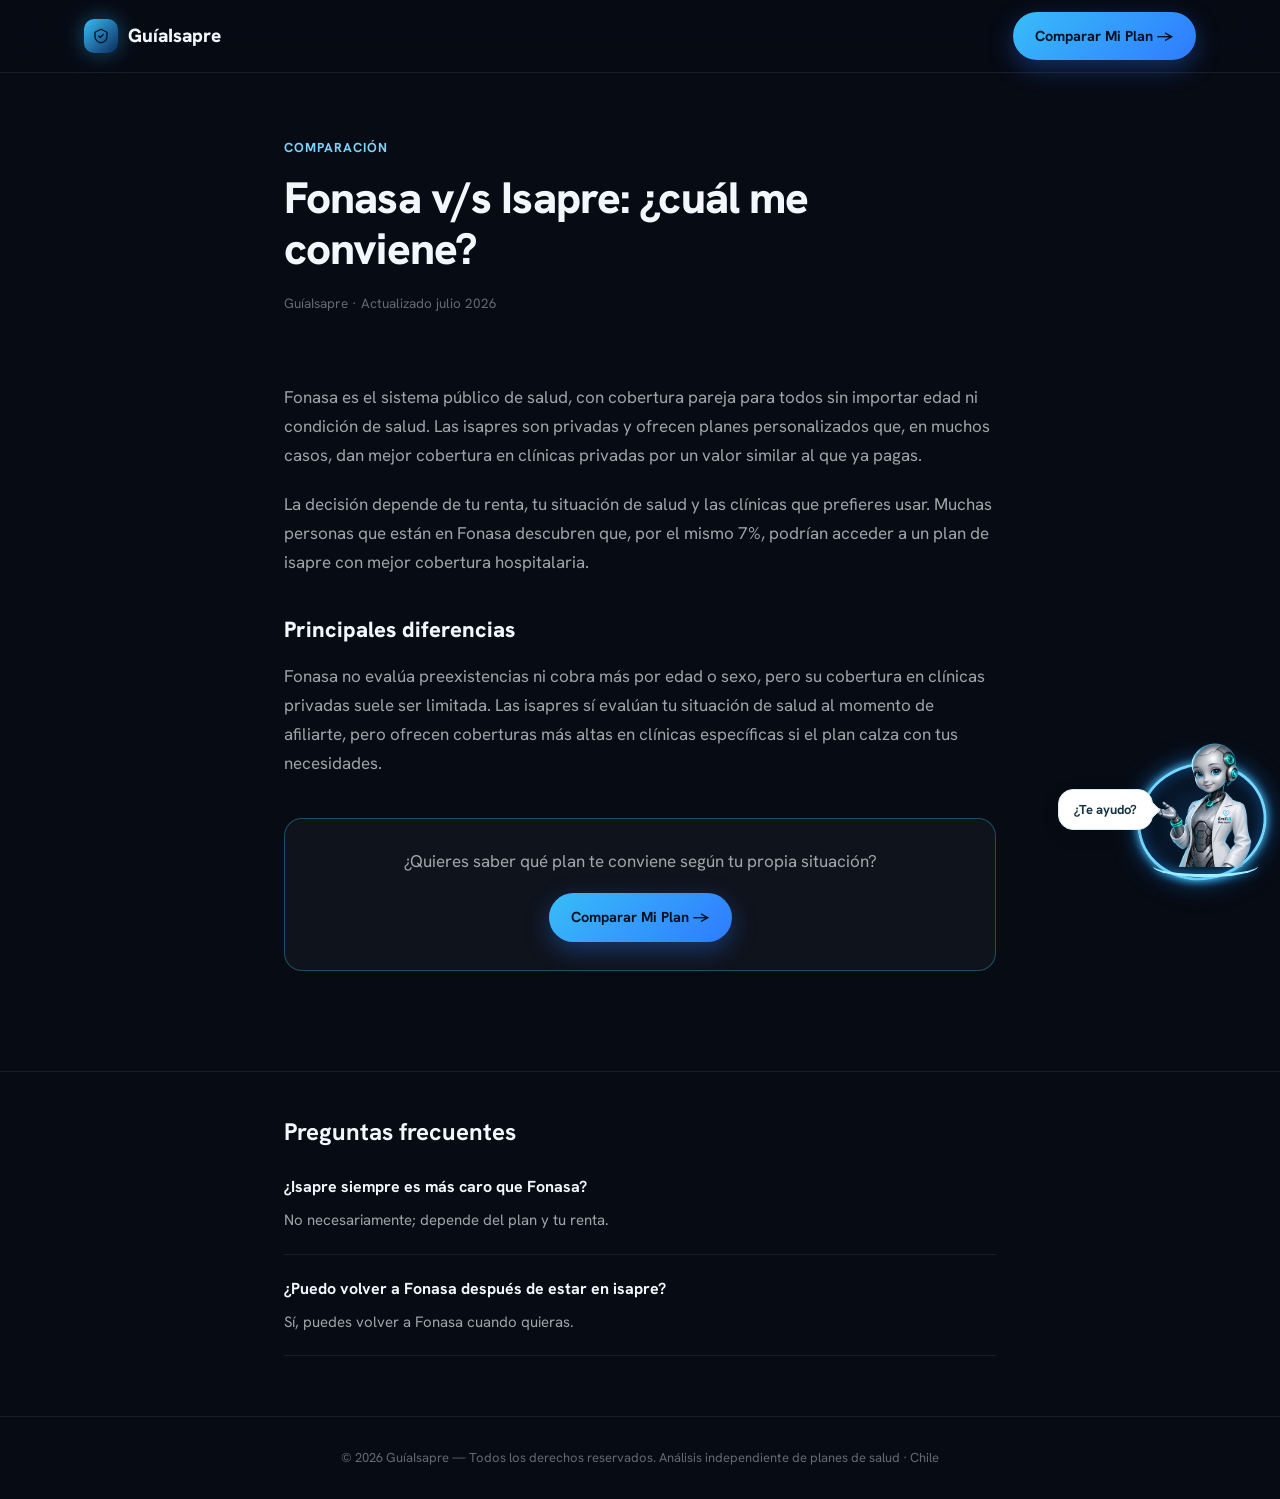
<file: fonasa-vs-isapre.html>
<!DOCTYPE html>
<html lang="es">
<head>
<meta charset="UTF-8">
<meta name="viewport" content="width=device-width, initial-scale=1.0">
<title>Fonasa v/s Isapre: ¿cuál me conviene? | GuíaIsapre</title>
<meta name="description" content="Diferencias entre Fonasa e isapre en Chile: cobertura, precio y cómo saber cuál te conviene según tu situación.">
<link rel="preconnect" href="https://fonts.googleapis.com">
<link href="https://fonts.googleapis.com/css2?family=Hanken+Grotesk:wght@400;600;700;800&display=swap" rel="stylesheet">
<style>
:root{
  --bg:#070B14; --bg2:#0B1424; --panel:rgba(255,255,255,0.035); --panel2:rgba(255,255,255,0.055);
  --border:rgba(255,255,255,0.08); --border-b:rgba(56,189,248,0.35);
  --blue:#2F7BFF; --blue2:#38BDF8; --blue3:#7DD3FC;
  --mint:#2ECC9B;
  --text:#F3F6FB; --muted:rgba(243,246,251,0.65); --muted2:rgba(243,246,251,0.4);
  --font:"Hanken Grotesk",sans-serif; --max:760px;
}
*{margin:0;padding:0;box-sizing:border-box}
body{background:var(--bg);color:var(--text);font-family:var(--font);line-height:1.7;-webkit-font-smoothing:antialiased}
a{color:var(--blue3);text-decoration:none}
.wrap{max-width:var(--max);margin:0 auto;padding:0 24px}
nav{position:sticky;top:0;z-index:50;backdrop-filter:blur(16px);background:rgba(7,11,20,.8);border-bottom:1px solid var(--border)}
.nav-inner{max-width:1160px;margin:0 auto;padding:0 24px;display:flex;align-items:center;justify-content:space-between;height:72px}
.logo{display:flex;align-items:center;gap:10px;font-weight:800;font-size:19px}
.logo-mark{width:34px;height:34px;border-radius:10px;background:linear-gradient(135deg,var(--blue2),#0B2A5C);display:grid;place-items:center;box-shadow:0 0 22px rgba(56,189,248,.4)}
.btn-primary{display:inline-flex;align-items:center;gap:8px;font-weight:700;font-size:14.5px;border-radius:999px;padding:12px 22px;background:linear-gradient(135deg,var(--blue2),var(--blue));color:#04101F;box-shadow:0 8px 24px rgba(47,123,255,.35)}
.article-hero{padding:64px 0 32px}
.eyebrow{font-size:13px;font-weight:700;color:var(--blue3);text-transform:uppercase;letter-spacing:.08em;margin-bottom:14px}
h1{font-size:clamp(30px,4.4vw,44px);font-weight:800;letter-spacing:-.02em;line-height:1.15;margin-bottom:18px}
.meta{font-size:13.5px;color:var(--muted2);margin-bottom:36px}
article{padding-bottom:60px}
article p{color:var(--muted);font-size:17px;margin-bottom:20px}
article h2{font-size:22px;font-weight:800;margin:34px 0 14px}
.faq-section{border-top:1px solid var(--border);padding:40px 0 60px}
.faq-item{border-bottom:1px solid var(--border);padding:20px 0}
.faq-q{font-weight:700;font-size:16px;margin-bottom:8px}
.faq-a{color:var(--muted);font-size:15px}
.cta-box{background:var(--panel);border:1px solid var(--border-b);border-radius:18px;padding:28px;text-align:center;margin:40px 0}
.cta-box p{color:var(--muted);margin-bottom:18px}
footer{border-top:1px solid var(--border);padding:30px 0;font-size:13px;color:var(--muted2);text-align:center}
</style>
<script type="application/ld+json">{"@context": "https://schema.org", "@type": "Article", "headline": "Fonasa v/s Isapre: ¿cuál me conviene?", "description": "Diferencias entre Fonasa e isapre en Chile: cobertura, precio y cómo saber cuál te conviene según tu situación.", "author": {"@type": "Organization", "name": "GuíaIsapre"}, "publisher": {"@type": "Organization", "name": "GuíaIsapre"}, "datePublished": "2026-07-09", "dateModified": "2026-07-09"}</script>
<script type="application/ld+json">{"@context": "https://schema.org", "@type": "FAQPage", "mainEntity": [{"@type": "Question", "name": "¿Isapre siempre es más caro que Fonasa?", "acceptedAnswer": {"@type": "Answer", "text": "No necesariamente; depende del plan y tu renta."}}, {"@type": "Question", "name": "¿Puedo volver a Fonasa después de estar en isapre?", "acceptedAnswer": {"@type": "Answer", "text": "Sí, puedes volver a Fonasa cuando quieras."}}]}</script>
<!-- Google tag (gtag.js) -->
<script async src="https://www.googletagmanager.com/gtag/js?id=AW-18312060309"></script>
<script>
  window.dataLayer = window.dataLayer || [];
  function gtag(){dataLayer.push(arguments);}
  gtag('js', new Date());
  gtag('config', 'AW-18312060309');
</script>
<link rel="stylesheet" href="/emilia.css?v=20261104-3">
</head>
<body>

<nav>
  <div class="nav-inner">
    <div class="logo"><div class="logo-mark"><svg viewBox="0 0 24 24" fill="none" width="18" height="18"><path d="M12 3L4 7v5c0 5 3.5 8.5 8 9 4.5-.5 8-4 8-9V7l-8-4z" stroke="#04101F" stroke-width="1.8" stroke-linejoin="round"/><path d="M9 12l2 2 4-4" stroke="#04101F" stroke-width="1.8" stroke-linecap="round" stroke-linejoin="round"/></svg></div>GuíaIsapre</div>
    <a href="guiaisapre.html#formulario" class="btn-primary">Comparar Mi Plan →</a>
  </div>
</nav>

<section class="article-hero">
  <div class="wrap">
    <div class="eyebrow">Comparación</div>
    <h1>Fonasa v/s Isapre: ¿cuál me conviene?</h1>
    <div class="meta">GuíaIsapre · Actualizado julio 2026</div>
  </div>
</section>
<article>
  <div class="wrap">
    
<p>Fonasa es el sistema público de salud, con cobertura pareja para todos sin importar edad ni condición de salud. Las isapres son privadas y ofrecen planes personalizados que, en muchos casos, dan mejor cobertura en clínicas privadas por un valor similar al que ya pagas.</p>
<p>La decisión depende de tu renta, tu situación de salud y las clínicas que prefieres usar. Muchas personas que están en Fonasa descubren que, por el mismo 7%, podrían acceder a un plan de isapre con mejor cobertura hospitalaria.</p>
<h2>Principales diferencias</h2>
<p>Fonasa no evalúa preexistencias ni cobra más por edad o sexo, pero su cobertura en clínicas privadas suele ser limitada. Las isapres sí evalúan tu situación de salud al momento de afiliarte, pero ofrecen coberturas más altas en clínicas específicas si el plan calza con tus necesidades.</p>

    <div class="cta-box">
      <p>¿Quieres saber qué plan te conviene según tu propia situación?</p>
      <a href="guiaisapre.html#formulario" class="btn-primary">Comparar Mi Plan →</a>
    </div>
  </div>
</article>
<section class="faq-section">
  <div class="wrap">
    <h2 style="margin-top:0">Preguntas frecuentes</h2>
    <div class="faq-item"><div class="faq-q">¿Isapre siempre es más caro que Fonasa?</div><div class="faq-a">No necesariamente; depende del plan y tu renta.</div></div>
<div class="faq-item"><div class="faq-q">¿Puedo volver a Fonasa después de estar en isapre?</div><div class="faq-a">Sí, puedes volver a Fonasa cuando quieras.</div></div>
  </div>
</section>

<footer>
  <div class="wrap">© 2026 GuíaIsapre — Todos los derechos reservados. Análisis independiente de planes de salud · Chile</div>
</footer>

<script src="/emilia.js?v=20261104" defer></script>
<script src="/emilia-quote.js?v=20261104-6" defer></script></body>
</html>
</file>
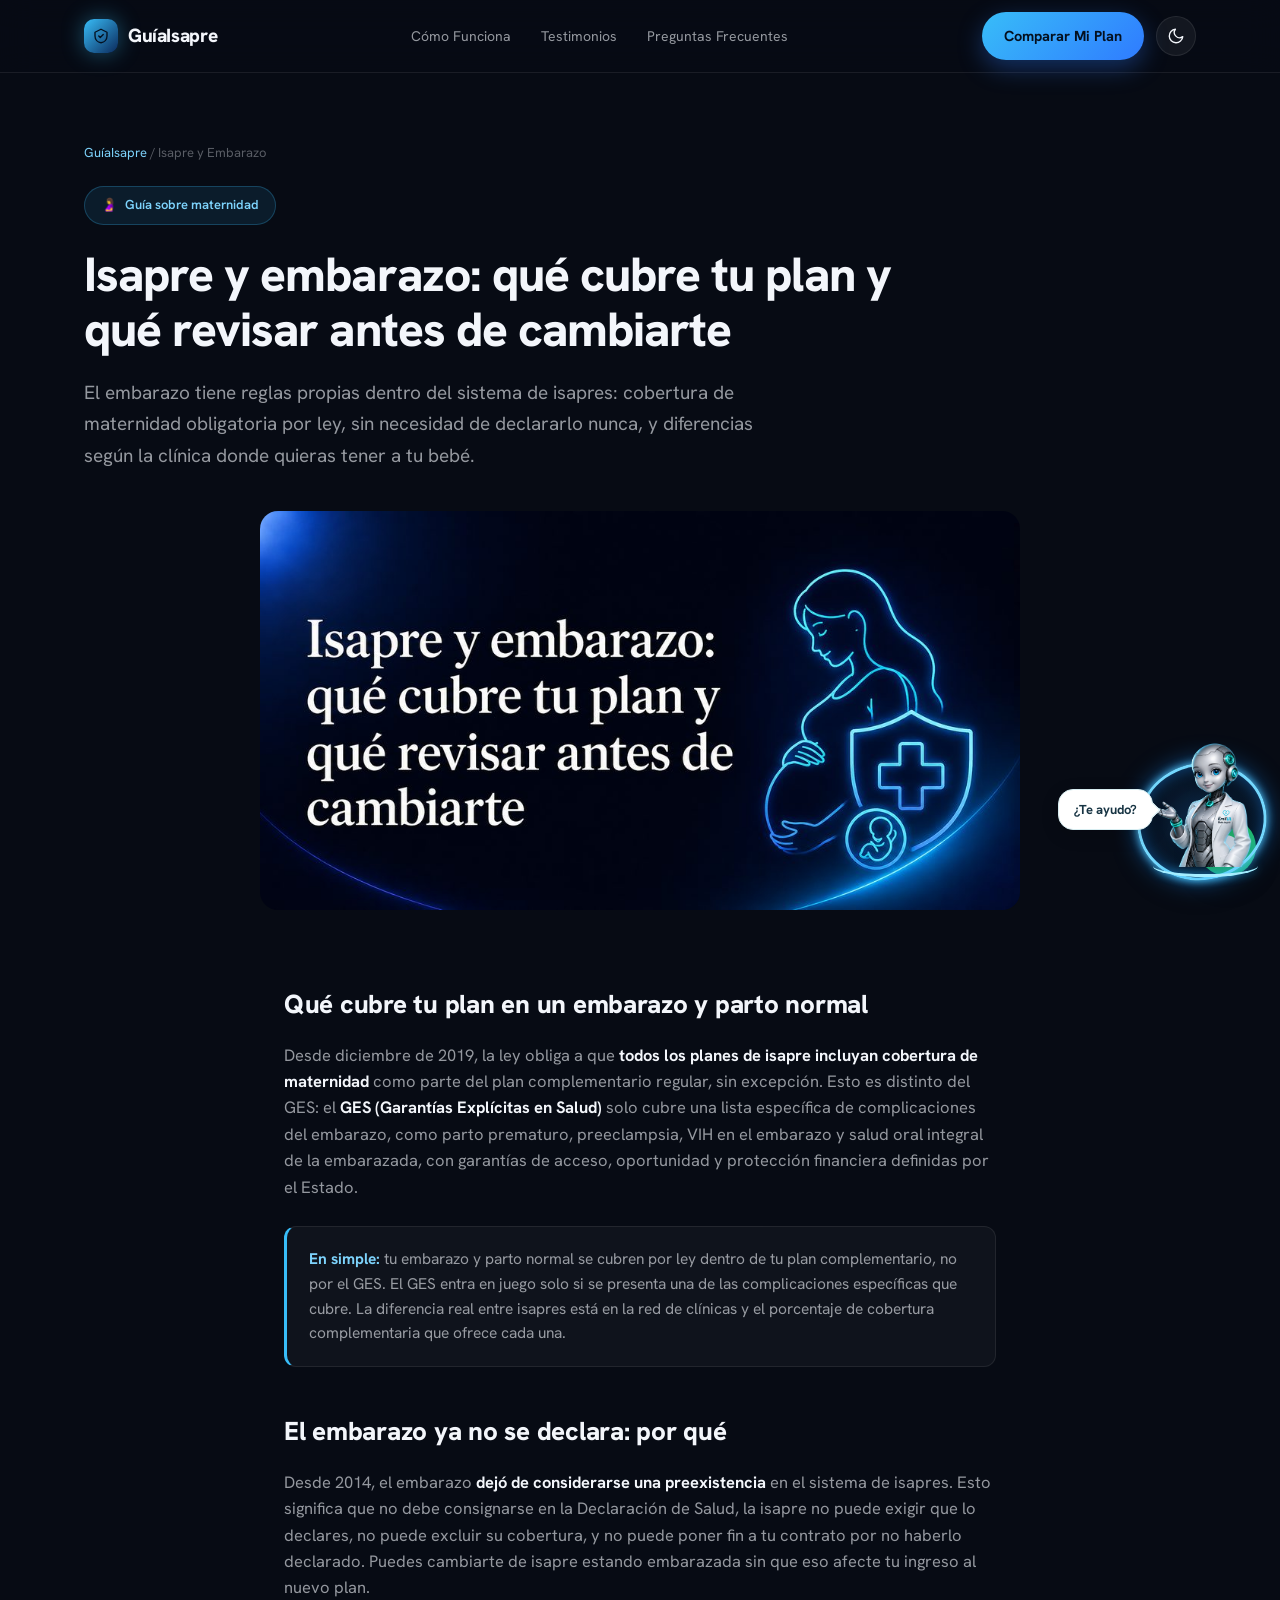
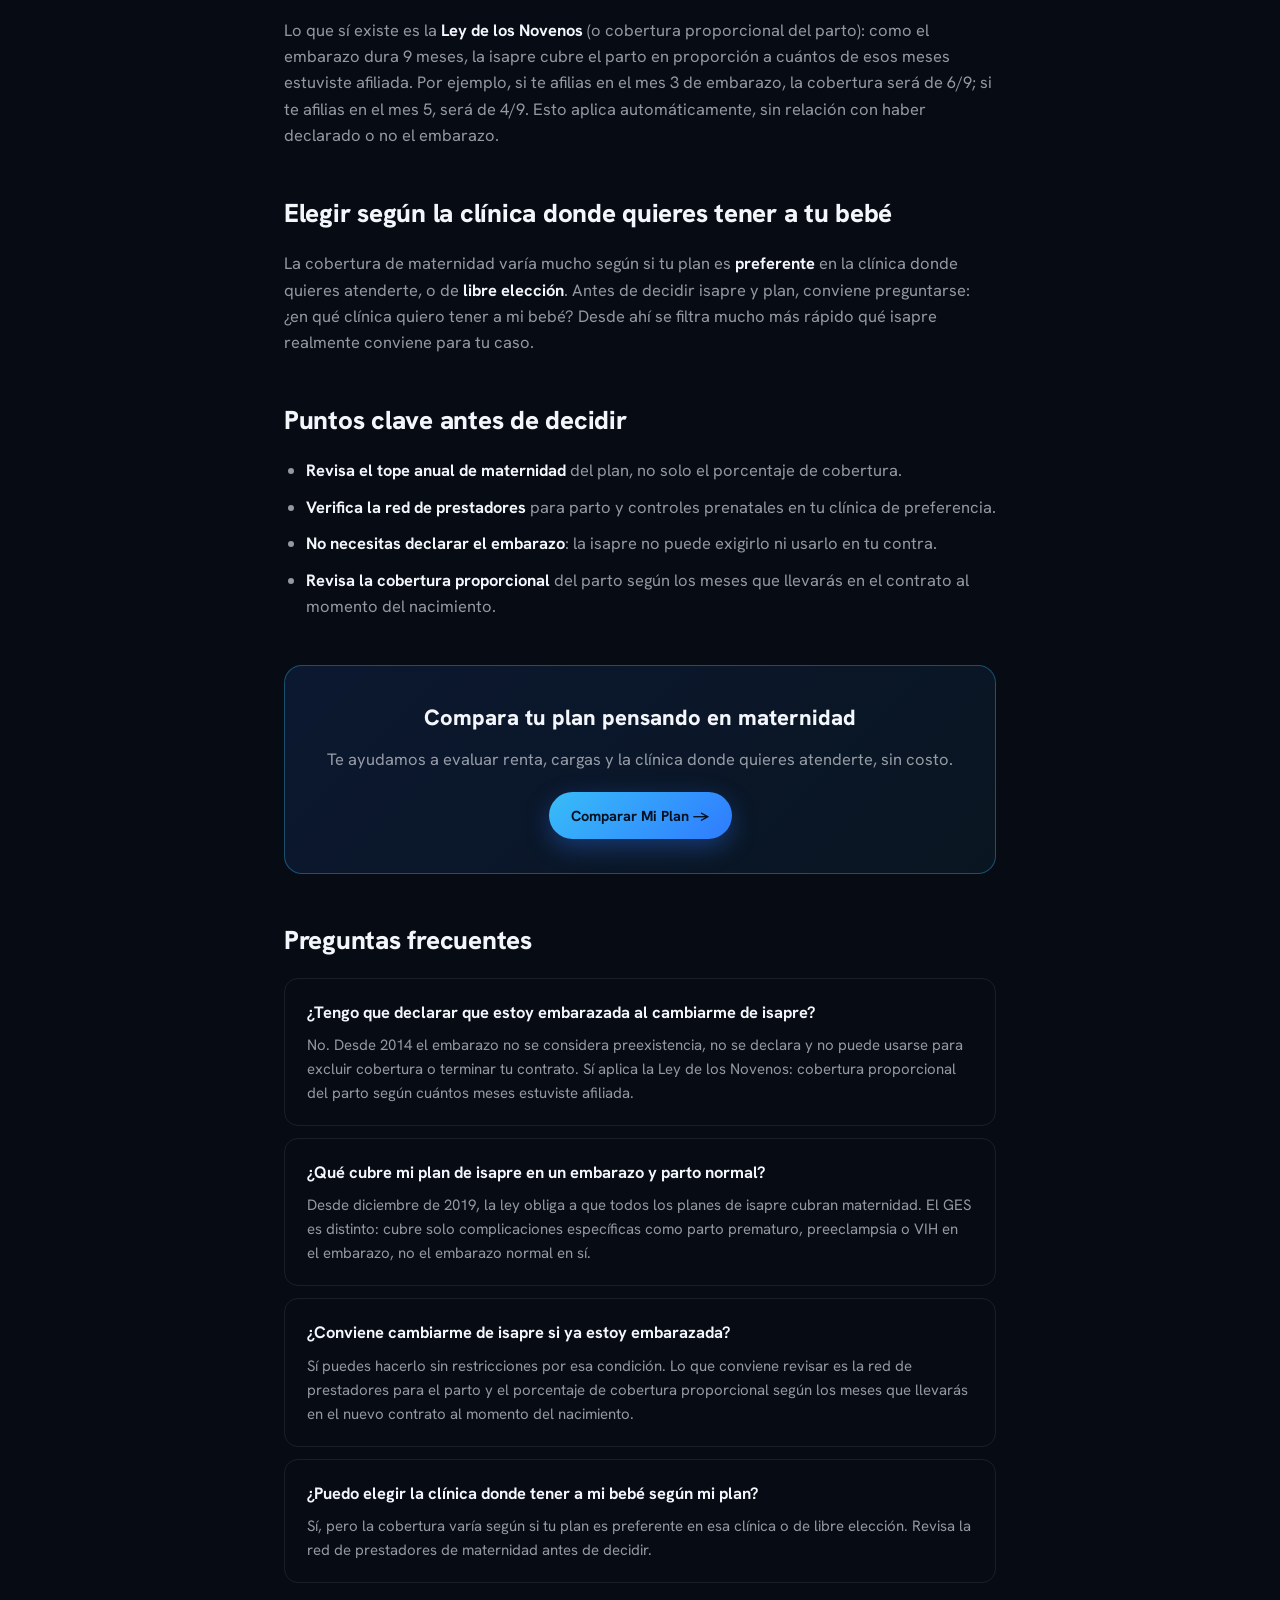
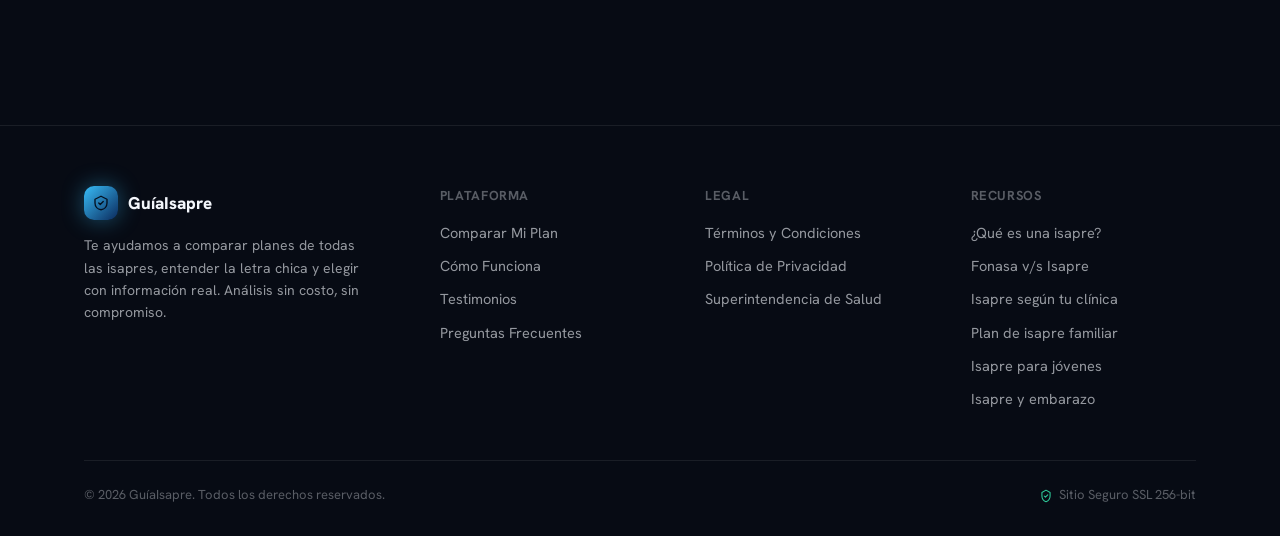
<file: isapre-embarazadas.html>
<!DOCTYPE html>
<html lang="es">
<head>
<meta charset="UTF-8">
<meta name="viewport" content="width=device-width, initial-scale=1.0">
<meta name="description" content="Isapre y embarazo: qué cubre tu plan por ley, cómo funciona la Ley de los Novenos en el parto, y por qué el embarazo no se declara ni afecta tu cambio de isapre.">
<title>Isapre y Embarazo — Qué Cubre tu Plan | GuíaIsapre</title>
<link rel="preconnect" href="https://fonts.googleapis.com">
<link rel="preconnect" href="https://fonts.gstatic.com" crossorigin>
<link href="https://fonts.googleapis.com/css2?family=Hanken+Grotesk:wght@300;400;500;600;700;800;900&family=JetBrains+Mono:wght@400;500&display=swap" rel="stylesheet">
<script type="application/ld+json">
{
  "@context": "https://schema.org",
  "@type": "Article",
  "headline": "Isapre y Embarazo: Qué Cubre tu Plan y Qué Revisar Antes de Cambiarte",
  "description": "Guía sobre isapre y maternidad: la cobertura legal obligatoria del embarazo, qué cubre el GES en complicaciones específicas, y por qué el embarazo no se declara ni se trata como preexistencia.",
  "author": { "@type": "Organization", "name": "GuíaIsapre" },
  "publisher": {
    "@type": "Organization",
    "name": "GuíaIsapre",
    "logo": { "@type": "ImageObject", "url": "https://guiaisapre.cl/favicon.png" }
  },
  "datePublished": "2026-07-13",
  "dateModified": "2026-07-13",
  "mainEntityOfPage": "https://guiaisapre.cl/isapre-embarazadas.html"
}
</script>
<script type="application/ld+json">
{
  "@context": "https://schema.org",
  "@type": "FAQPage",
  "mainEntity": [
    {
      "@type": "Question",
      "name": "¿Tengo que declarar que estoy embarazada al cambiarme de isapre?",
      "acceptedAnswer": {
        "@type": "Answer",
        "text": "No. Desde 2014 el embarazo dejó de considerarse preexistencia: la isapre no puede exigir que lo declares, no puede excluir su cobertura ni poner fin a tu contrato por no haberlo declarado. Lo que sí existe es la Ley de los Novenos, que da cobertura proporcional del parto según cuántos de los 9 meses de embarazo estuviste afiliada, aplicada automáticamente sin necesidad de declarar nada."
      }
    },
    {
      "@type": "Question",
      "name": "¿Qué cubre mi plan de isapre en un embarazo y parto normal?",
      "acceptedAnswer": {
        "@type": "Answer",
        "text": "Desde diciembre de 2019, la ley obliga a que todos los planes de isapre incluyan cobertura de maternidad como parte del plan complementario regular. El GES (Garantías Explícitas en Salud) es distinto: cubre solo una lista específica de complicaciones, como parto prematuro, preeclampsia, VIH en el embarazo y salud oral integral de la embarazada, no el embarazo y parto normal en sí."
      }
    },
    {
      "@type": "Question",
      "name": "¿Conviene cambiarme de isapre si ya estoy embarazada?",
      "acceptedAnswer": {
        "@type": "Answer",
        "text": "Sí, puedes cambiarte estando embarazada sin restricciones por esa condición: la isapre no puede excluir la cobertura del embarazo ni negarte el ingreso por eso. Lo que conviene revisar es la red de prestadores para el parto y el porcentaje de cobertura proporcional según los meses que llevarás en el nuevo contrato al momento del nacimiento."
      }
    },
    {
      "@type": "Question",
      "name": "¿Puedo elegir la clínica donde tener a mi bebé según mi plan?",
      "acceptedAnswer": {
        "@type": "Answer",
        "text": "Sí, pero la cobertura varía según si tu plan es preferente en esa clínica o de libre elección. Revisar la red de prestadores de maternidad de cada isapre en la clínica que prefieres es clave antes de decidir el plan."
      }
    }
  ]
}
</script>
<style>
:root{
  --bg:#070B14; --bg2:#0B1424; --panel:rgba(255,255,255,0.035); --panel2:rgba(255,255,255,0.055);
  --border:rgba(255,255,255,0.08); --border-b:rgba(56,189,248,0.35);
  --blue:#2F7BFF; --blue2:#38BDF8; --blue3:#7DD3FC; --blue-deep:#0B2A5C;
  --mint:#2ECC9B; --amber:#FBBF6B; --red:#F87171;
  --text:#F3F6FB; --muted:rgba(243,246,251,0.6); --muted2:rgba(243,246,251,0.35);
  --max:1160px; --font:"Hanken Grotesk",sans-serif; --mono:"JetBrains Mono",monospace;
  --radius:18px;
}
body.light-theme{
  --bg:#FFFFFF; --bg2:#FFFFFF; --panel:rgba(11,20,36,0.03); --panel2:rgba(11,20,36,0.045);
  --border:rgba(11,20,36,0.09); --border-b:rgba(47,123,255,0.35);
  --text:#0B1424; --muted:rgba(30,64,120,.75); --muted2:rgba(30,64,120,.5);
}
*{margin:0;padding:0;box-sizing:border-box}
html{scroll-behavior:smooth}
body{background:var(--bg);color:var(--text);font-family:var(--font);line-height:1.6;overflow-x:hidden;-webkit-font-smoothing:antialiased}
.wrap{max-width:var(--max);margin:0 auto;padding:0 24px}
a{color:inherit;text-decoration:none}
[id]{scroll-margin-top:90px}
img,svg{display:block}
button{font-family:var(--font)}

/* NAV (idéntico al sitio) */
nav{position:sticky;top:0;z-index:50;backdrop-filter:blur(16px);background:rgba(7,11,20,.75);border-bottom:1px solid var(--border)}
body.light-theme nav{background:rgba(255,255,255,.85)}
.nav-inner{display:flex;align-items:center;justify-content:space-between;height:72px}
.logo{display:flex;align-items:center;gap:10px;font-weight:800;font-size:19px;letter-spacing:-.02em}
.logo-mark{width:34px;height:34px;border-radius:10px;background:linear-gradient(135deg,var(--blue2),var(--blue-deep));display:grid;place-items:center;box-shadow:0 0 22px rgba(56,189,248,.4)}
.logo-mark svg{width:18px;height:18px}
.nav-links{display:flex;align-items:center;gap:30px}
.nav-links a{font-size:14px;color:var(--muted);transition:color .2s}
.nav-links a:hover{color:var(--text)}
.nav-cta{display:flex;align-items:center;gap:12px}
.theme-toggle{width:40px;height:40px;border-radius:50%;border:1px solid var(--border);background:var(--panel2);color:var(--text);display:grid;place-items:center;cursor:pointer;transition:all .2s}
.theme-toggle:hover{border-color:var(--border-b)}
.theme-toggle svg{width:18px;height:18px}
.btn{display:inline-flex;align-items:center;gap:8px;font-weight:700;font-size:14.5px;border-radius:999px;padding:12px 22px;cursor:pointer;border:none;transition:all .2s;white-space:nowrap}
.btn-primary{background:linear-gradient(135deg,var(--blue2),var(--blue));color:#04101F;box-shadow:0 8px 24px rgba(47,123,255,.35)}
.btn-primary:hover{transform:translateY(-1px);box-shadow:0 10px 30px rgba(47,123,255,.5)}
@media(max-width:860px){.nav-links{display:none}}

/* ARTICLE */
.article-hero{padding:70px 0 30px}
.breadcrumb{font-size:13px;color:var(--muted2);margin-bottom:22px}
.breadcrumb a{color:var(--blue3)}
.badge{display:inline-flex;align-items:center;gap:8px;font-size:13px;font-weight:600;color:var(--blue3);background:rgba(56,189,248,.1);border:1px solid rgba(56,189,248,.25);padding:8px 16px;border-radius:999px;margin-bottom:22px}
h1{font-size:clamp(32px,4.4vw,48px);font-weight:800;line-height:1.15;letter-spacing:-.02em;margin-bottom:20px;max-width:820px}
.lead{font-size:19px;color:var(--muted);max-width:720px;margin-bottom:10px;line-height:1.65}
article{max-width:760px;margin:0 auto;padding:20px 24px 90px}
article h2{font-size:26px;font-weight:800;margin:44px 0 16px;letter-spacing:-.01em}
article p{font-size:16.5px;color:var(--muted);margin-bottom:16px}
article ul{margin:0 0 20px 22px;color:var(--muted)}
article li{margin-bottom:10px;font-size:16.5px}
article strong{color:var(--text)}
.callout{background:var(--panel);border:1px solid var(--border);border-left:3px solid var(--blue2);border-radius:12px;padding:20px 22px;margin:26px 0;font-size:15.5px;color:var(--muted)}
.callout strong{color:var(--blue3)}
.cta-box{background:linear-gradient(135deg,rgba(47,123,255,.12),rgba(56,189,248,.06));border:1px solid var(--border-b);border-radius:var(--radius);padding:34px;text-align:center;margin:46px 0}
.cta-box h3{font-size:22px;font-weight:800;margin-bottom:10px}
.cta-box p{color:var(--muted);margin-bottom:20px}
.faq-block{margin-top:10px}
.faq-item{border:1px solid var(--border);border-radius:14px;padding:20px 22px;margin-bottom:12px}
.faq-item h3{font-size:16.5px;font-weight:700;margin-bottom:8px}
.faq-item p{margin:0;font-size:15px}

/* FOOTER (idéntico al sitio) */
footer{border-top:1px solid var(--border);padding:60px 0 30px;margin-top:40px}
.footer-grid{display:grid;grid-template-columns:1.4fr 1fr 1fr 1fr;gap:40px;margin-bottom:40px}
.footer-brand{display:flex;align-items:center;gap:10px;font-weight:800;font-size:17px;margin-bottom:14px}
.footer-desc{font-size:14px;color:var(--muted);max-width:280px;line-height:1.6}
.footer-col h4{font-size:13px;text-transform:uppercase;letter-spacing:.05em;color:var(--muted2);margin-bottom:14px}
.footer-col a{display:block;font-size:14.5px;color:var(--muted);margin-bottom:10px;transition:color .2s}
.footer-col a:hover{color:var(--text)}
.footer-bottom{display:flex;justify-content:space-between;align-items:center;padding-top:24px;border-top:1px solid var(--border);font-size:13px;color:var(--muted2);flex-wrap:wrap;gap:12px}
.ssl-badge{display:flex;align-items:center;gap:6px}
@media(max-width:760px){.footer-grid{grid-template-columns:1fr 1fr;gap:30px}}
</style>
<!-- Google tag (gtag.js) -->
<script async src="https://www.googletagmanager.com/gtag/js?id=AW-18312060309"></script>
<script>
  window.dataLayer = window.dataLayer || [];
  function gtag(){dataLayer.push(arguments);}
  gtag('js', new Date());
  gtag('config', 'AW-18312060309');
</script>
<link rel="stylesheet" href="/emilia.css?v=20261104-3">
</head>
<body>

<nav>
  <div class="wrap nav-inner">
    <a href="index.html" class="logo">
      <div class="logo-mark">
        <svg viewBox="0 0 24 24" fill="none"><path d="M12 3L4 7v5c0 5 3.5 8.5 8 9 4.5-.5 8-4 8-9V7l-8-4z" stroke="#04101F" stroke-width="1.8" stroke-linejoin="round"/><path d="M9 12l2 2 4-4" stroke="#04101F" stroke-width="1.8" stroke-linecap="round" stroke-linejoin="round"/></svg>
      </div>
      GuíaIsapre
    </a>
    <div class="nav-links">
      <a href="index.html#como-funciona">Cómo Funciona</a>
      <a href="index.html#testimonios">Testimonios</a>
      <a href="index.html#faq">Preguntas Frecuentes</a>
    </div>
    <div class="nav-cta">
      <a href="index.html#formulario" class="btn btn-primary">Comparar Mi Plan</a>
      <button class="theme-toggle" id="themeToggle" aria-label="Cambiar tema" onclick="toggleTheme()">
        <svg id="iconMoon" viewBox="0 0 24 24" fill="none"><path d="M21 12.8A9 9 0 1 1 11.2 3 7 7 0 0 0 21 12.8z" stroke="currentColor" stroke-width="1.8" stroke-linecap="round" stroke-linejoin="round"/></svg>
        <svg id="iconSun" viewBox="0 0 24 24" fill="none" style="display:none"><circle cx="12" cy="12" r="4.5" stroke="currentColor" stroke-width="1.8"/><path d="M12 2v2.5M12 19.5V22M4.2 4.2l1.8 1.8M18 18l1.8 1.8M2 12h2.5M19.5 12H22M4.2 19.8L6 18M18 6l1.8-1.8" stroke="currentColor" stroke-width="1.8" stroke-linecap="round"/></svg>
      </button>
    </div>
  </div>
</nav>

<section class="article-hero">
  <div class="wrap">
    <div class="breadcrumb"><a href="index.html">GuíaIsapre</a> / Isapre y Embarazo</div>
    <div class="badge"><span>🤰</span> Guía sobre maternidad</div>
    <h1>Isapre y embarazo: qué cubre tu plan y qué revisar antes de cambiarte</h1>
    <p class="lead">El embarazo tiene reglas propias dentro del sistema de isapres: cobertura de maternidad obligatoria por ley, sin necesidad de declararlo nunca, y diferencias según la clínica donde quieras tener a tu bebé.</p>
  </div>
</section>

<section>
  <div class="wrap">
    <img src="[data-uri]" alt="Isapre y embarazo" style="width:100%;max-width:760px;margin:0 auto 10px;border-radius:18px;display:block">
  </div>
</section>

<article>

  <h2>Qué cubre tu plan en un embarazo y parto normal</h2>
  <p>Desde diciembre de 2019, la ley obliga a que <strong>todos los planes de isapre incluyan cobertura de maternidad</strong> como parte del plan complementario regular, sin excepción. Esto es distinto del GES: el <strong>GES (Garantías Explícitas en Salud)</strong> solo cubre una lista específica de complicaciones del embarazo, como parto prematuro, preeclampsia, VIH en el embarazo y salud oral integral de la embarazada, con garantías de acceso, oportunidad y protección financiera definidas por el Estado.</p>

  <div class="callout">
    <strong>En simple:</strong> tu embarazo y parto normal se cubren por ley dentro de tu plan complementario, no por el GES. El GES entra en juego solo si se presenta una de las complicaciones específicas que cubre. La diferencia real entre isapres está en la red de clínicas y el porcentaje de cobertura complementaria que ofrece cada una.
  </div>

  <h2>El embarazo ya no se declara: por qué</h2>
  <p>Desde 2014, el embarazo <strong>dejó de considerarse una preexistencia</strong> en el sistema de isapres. Esto significa que no debe consignarse en la Declaración de Salud, la isapre no puede exigir que lo declares, no puede excluir su cobertura, y no puede poner fin a tu contrato por no haberlo declarado. Puedes cambiarte de isapre estando embarazada sin que eso afecte tu ingreso al nuevo plan.</p>
  <p>Lo que sí existe es la <strong>Ley de los Novenos</strong> (o cobertura proporcional del parto): como el embarazo dura 9 meses, la isapre cubre el parto en proporción a cuántos de esos meses estuviste afiliada. Por ejemplo, si te afilias en el mes 3 de embarazo, la cobertura será de 6/9; si te afilias en el mes 5, será de 4/9. Esto aplica automáticamente, sin relación con haber declarado o no el embarazo.</p>

  <h2>Elegir según la clínica donde quieres tener a tu bebé</h2>
  <p>La cobertura de maternidad varía mucho según si tu plan es <strong>preferente</strong> en la clínica donde quieres atenderte, o de <strong>libre elección</strong>. Antes de decidir isapre y plan, conviene preguntarse: ¿en qué clínica quiero tener a mi bebé? Desde ahí se filtra mucho más rápido qué isapre realmente conviene para tu caso.</p>

  <h2>Puntos clave antes de decidir</h2>
  <ul>
    <li><strong>Revisa el tope anual de maternidad</strong> del plan, no solo el porcentaje de cobertura.</li>
    <li><strong>Verifica la red de prestadores</strong> para parto y controles prenatales en tu clínica de preferencia.</li>
    <li><strong>No necesitas declarar el embarazo</strong>: la isapre no puede exigirlo ni usarlo en tu contra.</li>
    <li><strong>Revisa la cobertura proporcional</strong> del parto según los meses que llevarás en el contrato al momento del nacimiento.</li>
  </ul>

  <div class="cta-box">
    <h3>Compara tu plan pensando en maternidad</h3>
    <p>Te ayudamos a evaluar renta, cargas y la clínica donde quieres atenderte, sin costo.</p>
    <a href="index.html#formulario" class="btn btn-primary">Comparar Mi Plan →</a>
  </div>

  <h2>Preguntas frecuentes</h2>
  <div class="faq-block">
    <div class="faq-item">
      <h3>¿Tengo que declarar que estoy embarazada al cambiarme de isapre?</h3>
      <p>No. Desde 2014 el embarazo no se considera preexistencia, no se declara y no puede usarse para excluir cobertura o terminar tu contrato. Sí aplica la Ley de los Novenos: cobertura proporcional del parto según cuántos meses estuviste afiliada.</p>
    </div>
    <div class="faq-item">
      <h3>¿Qué cubre mi plan de isapre en un embarazo y parto normal?</h3>
      <p>Desde diciembre de 2019, la ley obliga a que todos los planes de isapre cubran maternidad. El GES es distinto: cubre solo complicaciones específicas como parto prematuro, preeclampsia o VIH en el embarazo, no el embarazo normal en sí.</p>
    </div>
    <div class="faq-item">
      <h3>¿Conviene cambiarme de isapre si ya estoy embarazada?</h3>
      <p>Sí puedes hacerlo sin restricciones por esa condición. Lo que conviene revisar es la red de prestadores para el parto y el porcentaje de cobertura proporcional según los meses que llevarás en el nuevo contrato al momento del nacimiento.</p>
    </div>
    <div class="faq-item">
      <h3>¿Puedo elegir la clínica donde tener a mi bebé según mi plan?</h3>
      <p>Sí, pero la cobertura varía según si tu plan es preferente en esa clínica o de libre elección. Revisa la red de prestadores de maternidad antes de decidir.</p>
    </div>
  </div>

</article>

<footer>
  <div class="wrap">
    <div class="footer-grid">
      <div>
        <div class="footer-brand">
          <div class="logo-mark"><svg viewBox="0 0 24 24" fill="none" width="14" height="14"><path d="M12 3L4 7v5c0 5 3.5 8.5 8 9 4.5-.5 8-4 8-9V7l-8-4z" stroke="#04101F" stroke-width="1.8" stroke-linejoin="round"/><path d="M9 12l2 2 4-4" stroke="#04101F" stroke-width="1.8" stroke-linecap="round" stroke-linejoin="round"/></svg></div>
          GuíaIsapre
        </div>
        <p class="footer-desc">Te ayudamos a comparar planes de todas las isapres, entender la letra chica y elegir con información real. Análisis sin costo, sin compromiso.</p>
      </div>
      <div class="footer-col">
        <h4>Plataforma</h4>
        <a href="index.html#formulario">Comparar Mi Plan</a>
        <a href="index.html#como-funciona">Cómo Funciona</a>
        <a href="index.html#testimonios">Testimonios</a>
        <a href="index.html#faq">Preguntas Frecuentes</a>
      </div>
      <div class="footer-col">
        <h4>Legal</h4>
        <a href="terminos-y-condiciones.html">Términos y Condiciones</a>
        <a href="politica-privacidad.html">Política de Privacidad</a>
        <a href="https://www.supersalud.gob.cl" target="_blank">Superintendencia de Salud</a>
      </div>
      <div class="footer-col">
        <h4>Recursos</h4>
        <a href="que-es-una-isapre.html">¿Qué es una isapre?</a>
        <a href="fonasa-vs-isapre.html">Fonasa v/s Isapre</a>
        <a href="isapre-segun-clinica.html">Isapre según tu clínica</a>
        <a href="plan-isapre-familiar.html">Plan de isapre familiar</a>
        <a href="isapres-jovenes.html">Isapre para jóvenes</a>
        <a href="isapre-embarazadas.html">Isapre y embarazo</a>
      </div>
    </div>
    <div class="footer-bottom">
      <div>© 2026 GuíaIsapre. Todos los derechos reservados.</div>
      <div class="ssl-badge"><svg width="14" height="14" viewBox="0 0 24 24" fill="none"><path d="M12 2l7 4v6c0 5-3.5 8.5-7 10-3.5-1.5-7-5-7-10V6l7-4z" stroke="#2ECC9B" stroke-width="1.8" stroke-linejoin="round"/><path d="M9 12l2 2 4-4" stroke="#2ECC9B" stroke-width="1.8" stroke-linecap="round" stroke-linejoin="round"/></svg> Sitio Seguro SSL 256-bit</div>
    </div>
  </div>
</footer>

<a href="https://wa.me/56978289111?text=Hola%2C%20necesito%20cotizar%20mi%20plan%20de%20isapre" style="position:fixed;bottom:24px;right:24px;width:58px;height:58px;border-radius:50%;background:#25D366;display:grid;place-items:center;box-shadow:0 8px 24px rgba(0,0,0,.3);z-index:60" target="_blank">
  <svg viewBox="0 0 24 24" fill="#fff" width="28" height="28"><path d="M12 2C6.48 2 2 6.48 2 12c0 1.85.5 3.58 1.38 5.07L2 22l5.07-1.33C8.53 21.5 10.22 22 12 22c5.52 0 10-4.48 10-10S17.52 2 12 2zm5.2 14.2c-.22.62-1.28 1.18-1.77 1.24-.45.06-1.02.08-1.65-.1-.38-.11-.87-.27-1.5-.53-2.64-1.14-4.36-3.8-4.5-3.98-.13-.18-1.08-1.44-1.08-2.74s.68-1.94.92-2.2c.24-.26.53-.33.7-.33.18 0 .35 0 .5.01.16.01.38-.06.6.45.22.53.75 1.83.82 1.96.07.13.11.29.02.47-.09.18-.13.29-.26.44-.13.16-.28.35-.4.47-.13.13-.27.28-.12.55.16.26.7 1.16 1.51 1.88 1.04.93 1.91 1.22 2.18 1.36.27.13.42.11.58-.07.16-.18.68-.79.86-1.06.18-.27.36-.22.6-.13.24.09 1.53.72 1.79.85.27.13.44.2.5.31.07.11.07.62-.15 1.23z"/></svg>
</a>

<script>
function toggleTheme(){
  const isLight = document.body.classList.toggle('light-theme');
  document.getElementById('iconMoon').style.display = isLight ? 'none' : 'block';
  document.getElementById('iconSun').style.display = isLight ? 'block' : 'none';
  try{ localStorage.setItem('guiaisapre-theme', isLight ? 'light' : 'dark'); }catch(e){}
}
try{
  if(localStorage.getItem('guiaisapre-theme') === 'light'){
    document.body.classList.add('light-theme');
    document.getElementById('iconMoon').style.display = 'none';
    document.getElementById('iconSun').style.display = 'block';
  }
}catch(e){}
</script>

<script src="/emilia.js?v=20261104" defer></script>
<script src="/emilia-quote.js?v=20261104-6" defer></script></body>
</html>
</file>
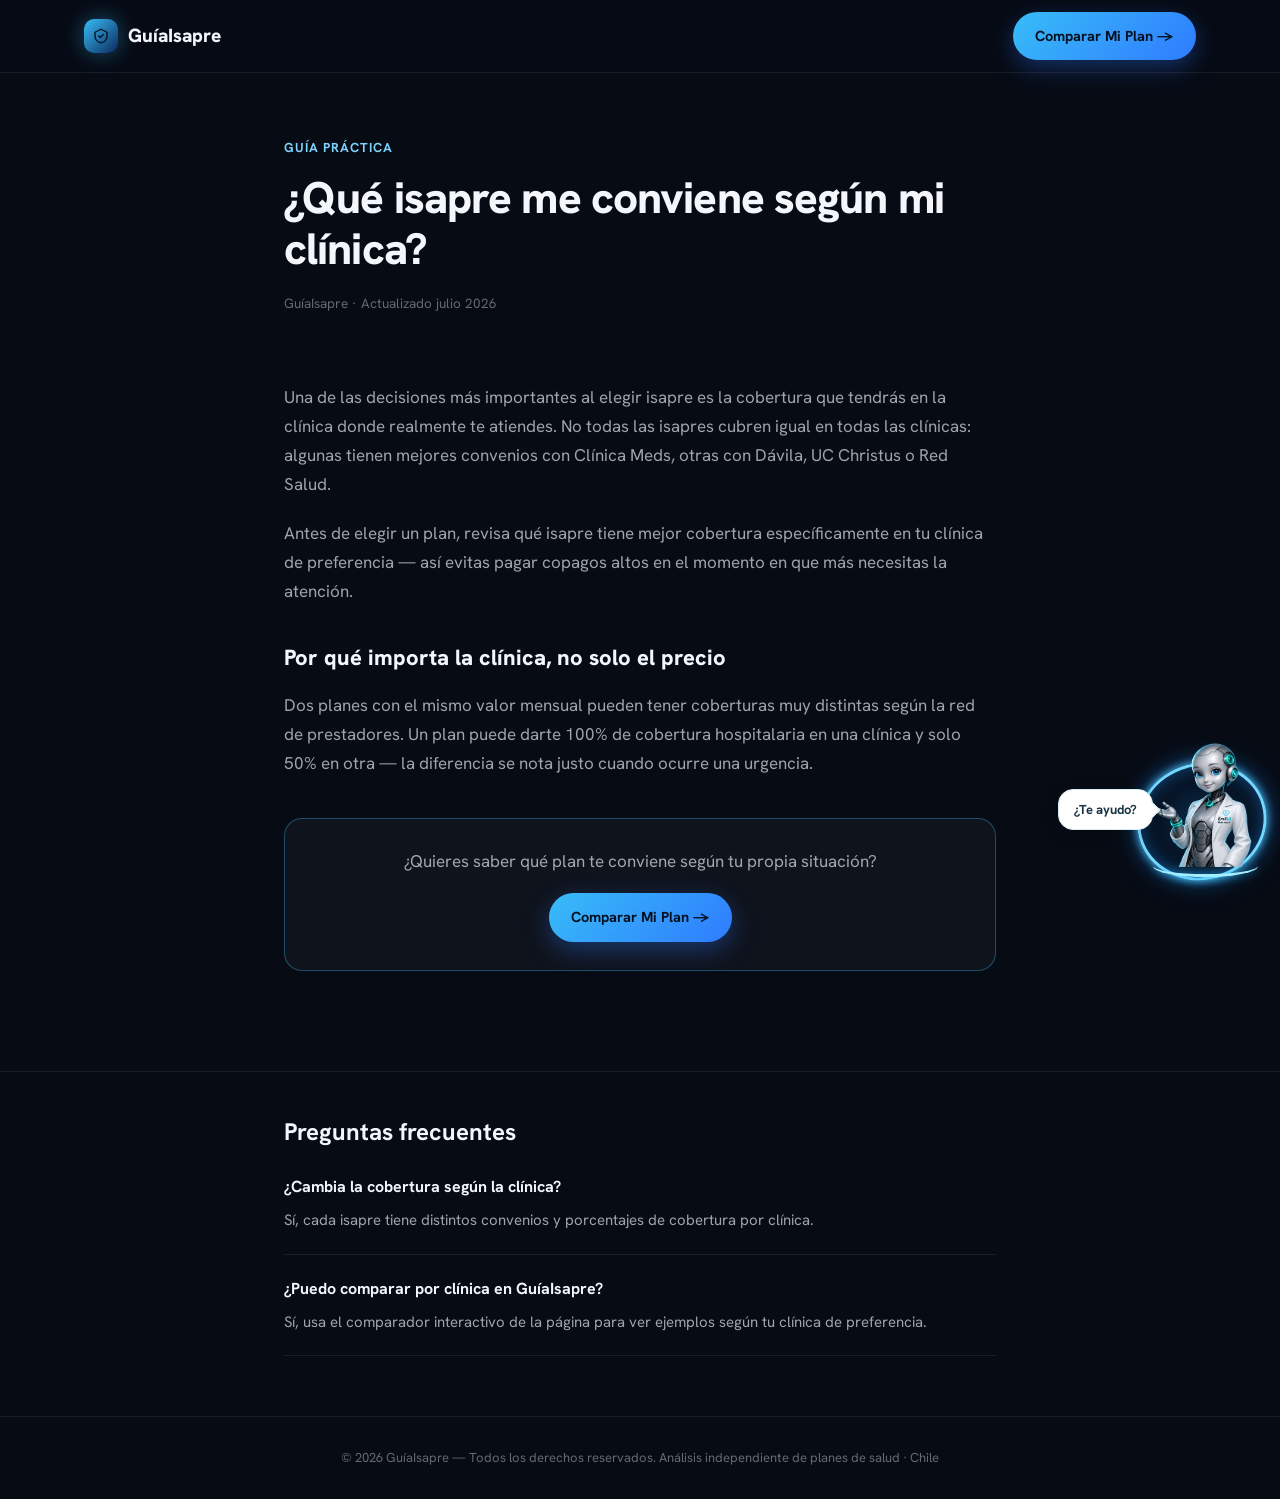
<file: isapre-segun-clinica.html>
<!DOCTYPE html>
<html lang="es">
<head>
<meta charset="UTF-8">
<meta name="viewport" content="width=device-width, initial-scale=1.0">
<title>¿Qué isapre me conviene según mi clínica? | GuíaIsapre</title>
<meta name="description" content="Cómo elegir isapre según la clínica donde te atiendes: coberturas, convenios y ejemplos por clínica en Chile.">
<link rel="preconnect" href="https://fonts.googleapis.com">
<link href="https://fonts.googleapis.com/css2?family=Hanken+Grotesk:wght@400;600;700;800&display=swap" rel="stylesheet">
<style>
:root{
  --bg:#070B14; --bg2:#0B1424; --panel:rgba(255,255,255,0.035); --panel2:rgba(255,255,255,0.055);
  --border:rgba(255,255,255,0.08); --border-b:rgba(56,189,248,0.35);
  --blue:#2F7BFF; --blue2:#38BDF8; --blue3:#7DD3FC;
  --mint:#2ECC9B;
  --text:#F3F6FB; --muted:rgba(243,246,251,0.65); --muted2:rgba(243,246,251,0.4);
  --font:"Hanken Grotesk",sans-serif; --max:760px;
}
*{margin:0;padding:0;box-sizing:border-box}
body{background:var(--bg);color:var(--text);font-family:var(--font);line-height:1.7;-webkit-font-smoothing:antialiased}
a{color:var(--blue3);text-decoration:none}
.wrap{max-width:var(--max);margin:0 auto;padding:0 24px}
nav{position:sticky;top:0;z-index:50;backdrop-filter:blur(16px);background:rgba(7,11,20,.8);border-bottom:1px solid var(--border)}
.nav-inner{max-width:1160px;margin:0 auto;padding:0 24px;display:flex;align-items:center;justify-content:space-between;height:72px}
.logo{display:flex;align-items:center;gap:10px;font-weight:800;font-size:19px}
.logo-mark{width:34px;height:34px;border-radius:10px;background:linear-gradient(135deg,var(--blue2),#0B2A5C);display:grid;place-items:center;box-shadow:0 0 22px rgba(56,189,248,.4)}
.btn-primary{display:inline-flex;align-items:center;gap:8px;font-weight:700;font-size:14.5px;border-radius:999px;padding:12px 22px;background:linear-gradient(135deg,var(--blue2),var(--blue));color:#04101F;box-shadow:0 8px 24px rgba(47,123,255,.35)}
.article-hero{padding:64px 0 32px}
.eyebrow{font-size:13px;font-weight:700;color:var(--blue3);text-transform:uppercase;letter-spacing:.08em;margin-bottom:14px}
h1{font-size:clamp(30px,4.4vw,44px);font-weight:800;letter-spacing:-.02em;line-height:1.15;margin-bottom:18px}
.meta{font-size:13.5px;color:var(--muted2);margin-bottom:36px}
article{padding-bottom:60px}
article p{color:var(--muted);font-size:17px;margin-bottom:20px}
article h2{font-size:22px;font-weight:800;margin:34px 0 14px}
.faq-section{border-top:1px solid var(--border);padding:40px 0 60px}
.faq-item{border-bottom:1px solid var(--border);padding:20px 0}
.faq-q{font-weight:700;font-size:16px;margin-bottom:8px}
.faq-a{color:var(--muted);font-size:15px}
.cta-box{background:var(--panel);border:1px solid var(--border-b);border-radius:18px;padding:28px;text-align:center;margin:40px 0}
.cta-box p{color:var(--muted);margin-bottom:18px}
footer{border-top:1px solid var(--border);padding:30px 0;font-size:13px;color:var(--muted2);text-align:center}
</style>
<script type="application/ld+json">{"@context": "https://schema.org", "@type": "Article", "headline": "¿Qué isapre me conviene según mi clínica?", "description": "Cómo elegir isapre según la clínica donde te atiendes: coberturas, convenios y ejemplos por clínica en Chile.", "author": {"@type": "Organization", "name": "GuíaIsapre"}, "publisher": {"@type": "Organization", "name": "GuíaIsapre"}, "datePublished": "2026-07-09", "dateModified": "2026-07-09"}</script>
<script type="application/ld+json">{"@context": "https://schema.org", "@type": "FAQPage", "mainEntity": [{"@type": "Question", "name": "¿Cambia la cobertura según la clínica?", "acceptedAnswer": {"@type": "Answer", "text": "Sí, cada isapre tiene distintos convenios y porcentajes de cobertura por clínica."}}, {"@type": "Question", "name": "¿Puedo comparar por clínica en GuíaIsapre?", "acceptedAnswer": {"@type": "Answer", "text": "Sí, usa el comparador interactivo de la página para ver ejemplos según tu clínica de preferencia."}}]}</script>
<!-- Google tag (gtag.js) -->
<script async src="https://www.googletagmanager.com/gtag/js?id=AW-18312060309"></script>
<script>
  window.dataLayer = window.dataLayer || [];
  function gtag(){dataLayer.push(arguments);}
  gtag('js', new Date());
  gtag('config', 'AW-18312060309');
</script>
<link rel="stylesheet" href="/emilia.css?v=20261104-3">
</head>
<body>

<nav>
  <div class="nav-inner">
    <div class="logo"><div class="logo-mark"><svg viewBox="0 0 24 24" fill="none" width="18" height="18"><path d="M12 3L4 7v5c0 5 3.5 8.5 8 9 4.5-.5 8-4 8-9V7l-8-4z" stroke="#04101F" stroke-width="1.8" stroke-linejoin="round"/><path d="M9 12l2 2 4-4" stroke="#04101F" stroke-width="1.8" stroke-linecap="round" stroke-linejoin="round"/></svg></div>GuíaIsapre</div>
    <a href="guiaisapre.html#formulario" class="btn-primary">Comparar Mi Plan →</a>
  </div>
</nav>

<section class="article-hero">
  <div class="wrap">
    <div class="eyebrow">Guía práctica</div>
    <h1>¿Qué isapre me conviene según mi clínica?</h1>
    <div class="meta">GuíaIsapre · Actualizado julio 2026</div>
  </div>
</section>
<article>
  <div class="wrap">
    
<p>Una de las decisiones más importantes al elegir isapre es la cobertura que tendrás en la clínica donde realmente te atiendes. No todas las isapres cubren igual en todas las clínicas: algunas tienen mejores convenios con Clínica Meds, otras con Dávila, UC Christus o Red Salud.</p>
<p>Antes de elegir un plan, revisa qué isapre tiene mejor cobertura específicamente en tu clínica de preferencia — así evitas pagar copagos altos en el momento en que más necesitas la atención.</p>
<h2>Por qué importa la clínica, no solo el precio</h2>
<p>Dos planes con el mismo valor mensual pueden tener coberturas muy distintas según la red de prestadores. Un plan puede darte 100% de cobertura hospitalaria en una clínica y solo 50% en otra — la diferencia se nota justo cuando ocurre una urgencia.</p>

    <div class="cta-box">
      <p>¿Quieres saber qué plan te conviene según tu propia situación?</p>
      <a href="guiaisapre.html#formulario" class="btn-primary">Comparar Mi Plan →</a>
    </div>
  </div>
</article>
<section class="faq-section">
  <div class="wrap">
    <h2 style="margin-top:0">Preguntas frecuentes</h2>
    <div class="faq-item"><div class="faq-q">¿Cambia la cobertura según la clínica?</div><div class="faq-a">Sí, cada isapre tiene distintos convenios y porcentajes de cobertura por clínica.</div></div>
<div class="faq-item"><div class="faq-q">¿Puedo comparar por clínica en GuíaIsapre?</div><div class="faq-a">Sí, usa el comparador interactivo de la página para ver ejemplos según tu clínica de preferencia.</div></div>
  </div>
</section>

<footer>
  <div class="wrap">© 2026 GuíaIsapre — Todos los derechos reservados. Análisis independiente de planes de salud · Chile</div>
</footer>

<script src="/emilia.js?v=20261104" defer></script>
<script src="/emilia-quote.js?v=20261104-6" defer></script></body>
</html>
</file>
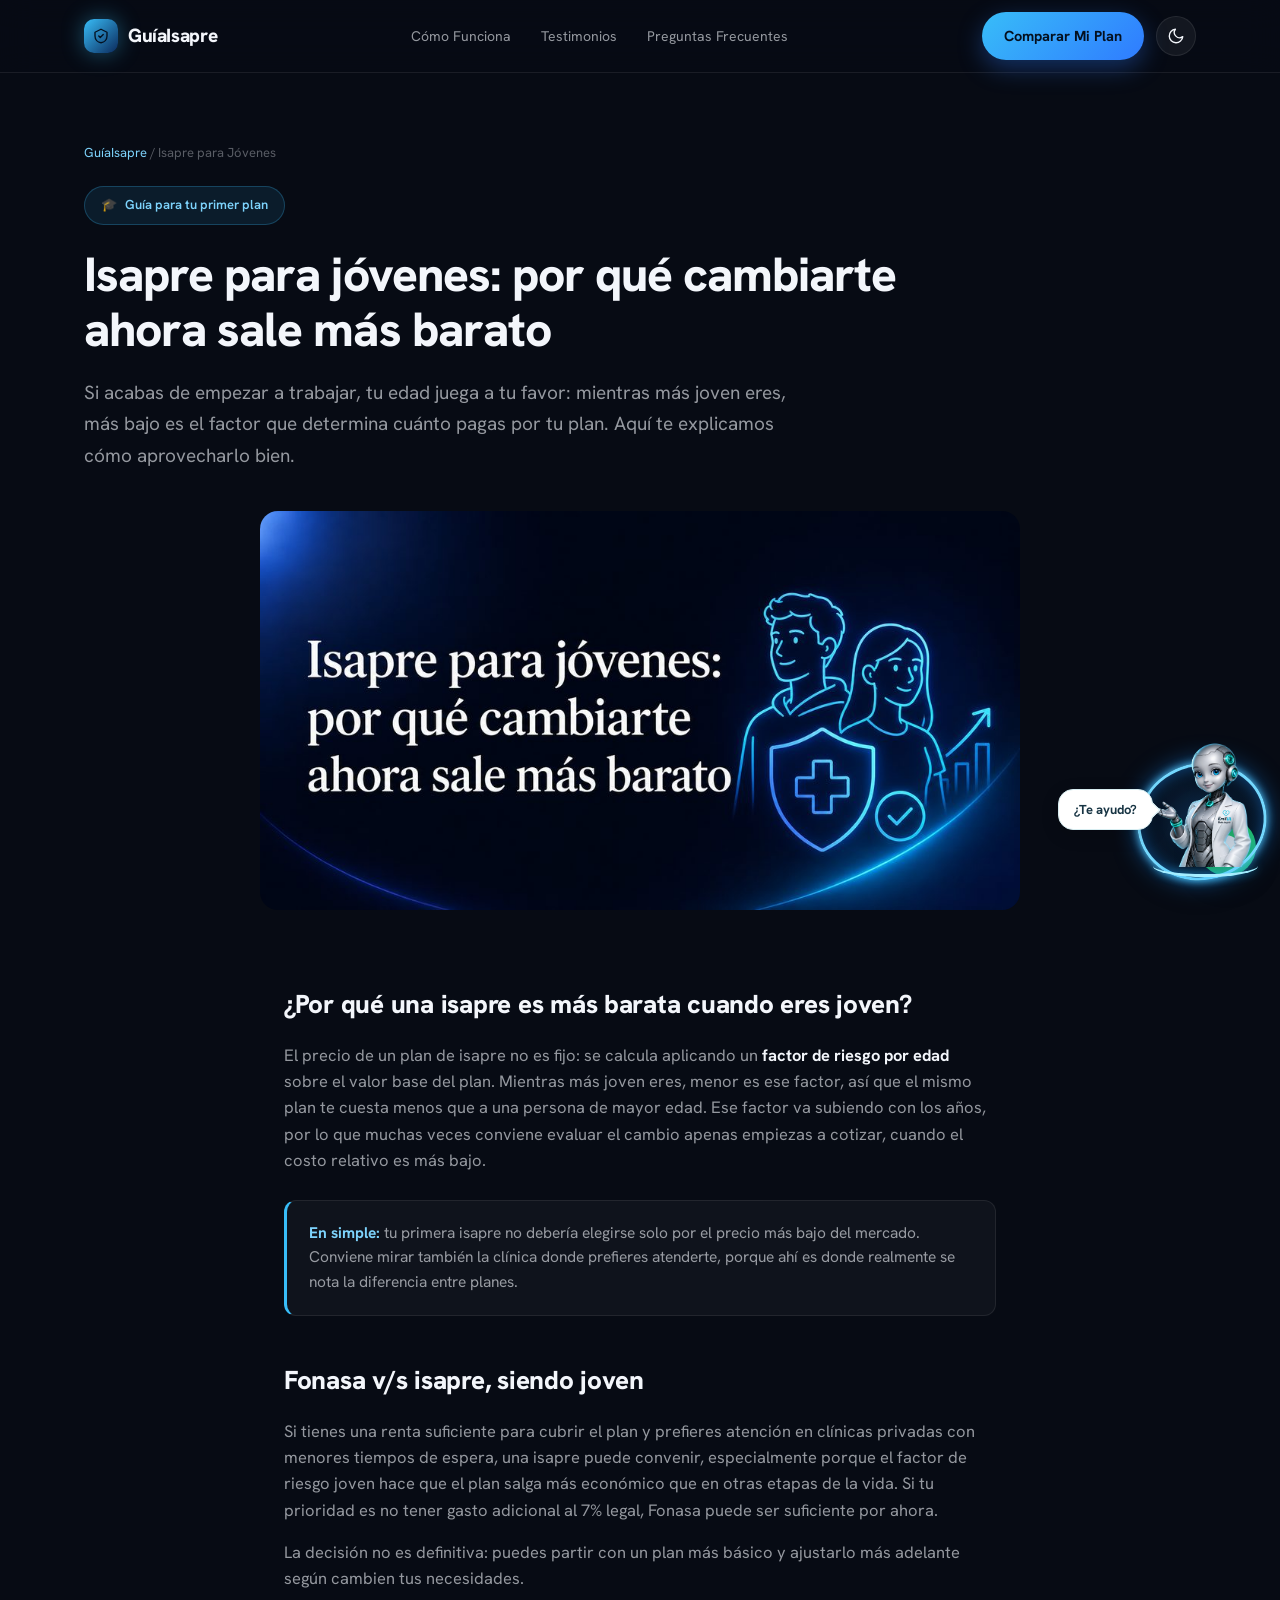
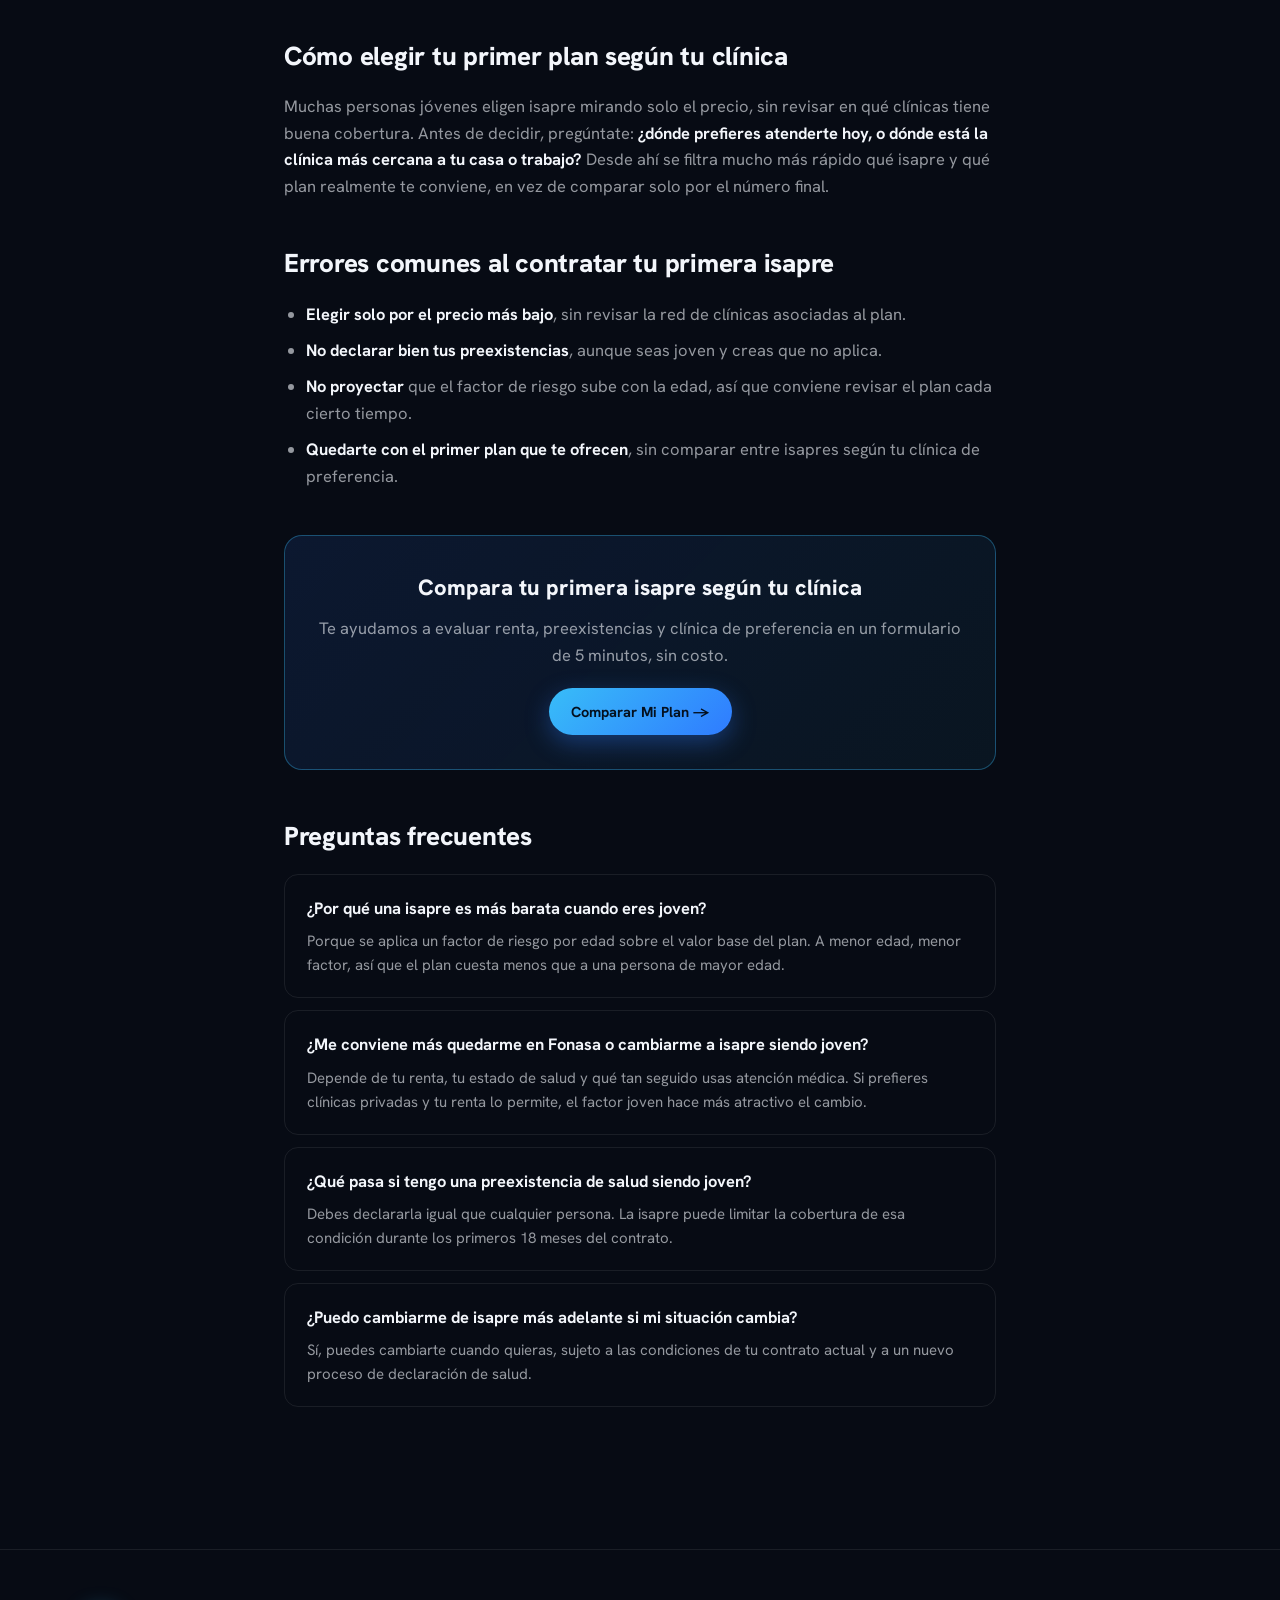
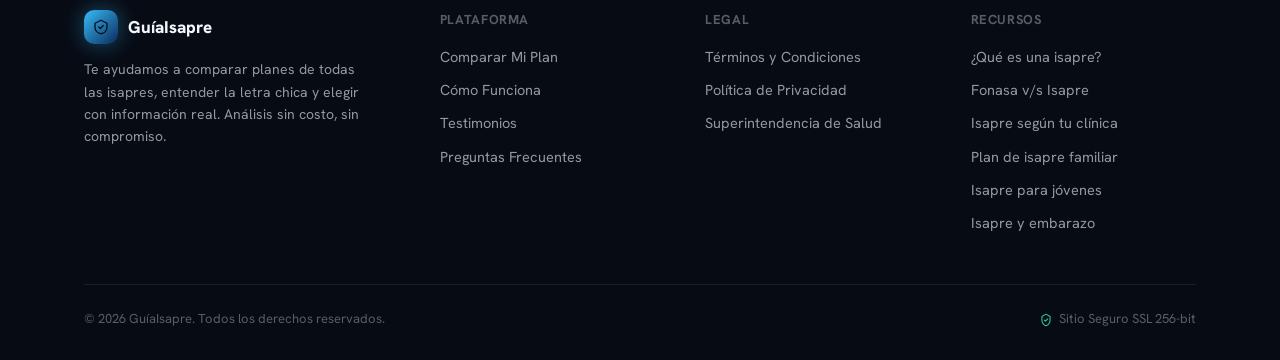
<file: isapres-jovenes.html>
<!DOCTYPE html>
<html lang="es">
<head>
<meta charset="UTF-8">
<meta name="viewport" content="width=device-width, initial-scale=1.0">
<meta name="description" content="Isapre para jóvenes: por qué a menor edad el plan sale más barato, cómo elegir tu primera isapre y errores comunes al cambiarte de Fonasa recién empezando a trabajar.">
<title>Isapre para Jóvenes — Tu Primer Plan de Salud | GuíaIsapre</title>
<link rel="preconnect" href="https://fonts.googleapis.com">
<link rel="preconnect" href="https://fonts.gstatic.com" crossorigin>
<link href="https://fonts.googleapis.com/css2?family=Hanken+Grotesk:wght@300;400;500;600;700;800;900&family=JetBrains+Mono:wght@400;500&display=swap" rel="stylesheet">
<script type="application/ld+json">
{
  "@context": "https://schema.org",
  "@type": "Article",
  "headline": "Isapre para Jóvenes: Por Qué Cambiarte Ahora Sale Más Barato",
  "description": "Guía para jóvenes que están eligiendo su primera isapre: cómo funciona el factor de riesgo por edad, qué revisar según la clínica de preferencia y errores comunes al salir de Fonasa.",
  "author": { "@type": "Organization", "name": "GuíaIsapre" },
  "publisher": {
    "@type": "Organization",
    "name": "GuíaIsapre",
    "logo": { "@type": "ImageObject", "url": "https://guiaisapre.cl/favicon.png" }
  },
  "datePublished": "2026-07-13",
  "dateModified": "2026-07-13",
  "mainEntityOfPage": "https://guiaisapre.cl/isapres-jovenes.html"
}
</script>
<script type="application/ld+json">
{
  "@context": "https://schema.org",
  "@type": "FAQPage",
  "mainEntity": [
    {
      "@type": "Question",
      "name": "¿Por qué una isapre es más barata cuando eres joven?",
      "acceptedAnswer": {
        "@type": "Answer",
        "text": "El precio de un plan de isapre se calcula aplicando un factor de riesgo por edad sobre el valor base del plan. Mientras más joven eres, menor es ese factor, por lo que el mismo plan te cuesta menos que a una persona de mayor edad. Ese factor va subiendo con los años, así que muchas veces conviene evaluar el cambio apenas se empieza a cotizar."
      }
    },
    {
      "@type": "Question",
      "name": "¿Me conviene más quedarme en Fonasa o cambiarme a isapre siendo joven?",
      "acceptedAnswer": {
        "@type": "Answer",
        "text": "Depende de tu renta, tu estado de salud y qué tan seguido usas atención médica. Si tienes una renta suficiente para cubrir el plan y prefieres atención en clínicas privadas con menores tiempos de espera, una isapre puede convenir, especialmente porque el factor de riesgo joven hace que el plan sea más económico. Si tu prioridad es no tener gasto adicional al 7% legal, Fonasa puede ser suficiente."
      }
    },
    {
      "@type": "Question",
      "name": "¿Qué pasa si tengo una preexistencia de salud siendo joven?",
      "acceptedAnswer": {
        "@type": "Answer",
        "text": "Debes declararla igual que cualquier persona al ingresar a la isapre. La isapre puede limitar la cobertura de esa condición específica durante los primeros 18 meses del contrato, independiente de la edad que tengas."
      }
    },
    {
      "@type": "Question",
      "name": "¿Puedo cambiarme de isapre más adelante si mi situación cambia?",
      "acceptedAnswer": {
        "@type": "Answer",
        "text": "Sí, puedes cambiarte de isapre cuando quieras, sujeto a las condiciones de tu contrato actual y a un nuevo proceso de declaración de salud. Muchas personas jóvenes eligen un plan más básico al principio y lo ajustan a medida que cambian sus necesidades o composición familiar."
      }
    }
  ]
}
</script>
<style>
:root{
  --bg:#070B14; --bg2:#0B1424; --panel:rgba(255,255,255,0.035); --panel2:rgba(255,255,255,0.055);
  --border:rgba(255,255,255,0.08); --border-b:rgba(56,189,248,0.35);
  --blue:#2F7BFF; --blue2:#38BDF8; --blue3:#7DD3FC; --blue-deep:#0B2A5C;
  --mint:#2ECC9B; --amber:#FBBF6B; --red:#F87171;
  --text:#F3F6FB; --muted:rgba(243,246,251,0.6); --muted2:rgba(243,246,251,0.35);
  --max:1160px; --font:"Hanken Grotesk",sans-serif; --mono:"JetBrains Mono",monospace;
  --radius:18px;
}
body.light-theme{
  --bg:#FFFFFF; --bg2:#FFFFFF; --panel:rgba(11,20,36,0.03); --panel2:rgba(11,20,36,0.045);
  --border:rgba(11,20,36,0.09); --border-b:rgba(47,123,255,0.35);
  --text:#0B1424; --muted:rgba(30,64,120,.75); --muted2:rgba(30,64,120,.5);
}
*{margin:0;padding:0;box-sizing:border-box}
html{scroll-behavior:smooth}
body{background:var(--bg);color:var(--text);font-family:var(--font);line-height:1.6;overflow-x:hidden;-webkit-font-smoothing:antialiased}
.wrap{max-width:var(--max);margin:0 auto;padding:0 24px}
a{color:inherit;text-decoration:none}
[id]{scroll-margin-top:90px}
img,svg{display:block}
button{font-family:var(--font)}

/* NAV (idéntico al sitio) */
nav{position:sticky;top:0;z-index:50;backdrop-filter:blur(16px);background:rgba(7,11,20,.75);border-bottom:1px solid var(--border)}
body.light-theme nav{background:rgba(255,255,255,.85)}
.nav-inner{display:flex;align-items:center;justify-content:space-between;height:72px}
.logo{display:flex;align-items:center;gap:10px;font-weight:800;font-size:19px;letter-spacing:-.02em}
.logo-mark{width:34px;height:34px;border-radius:10px;background:linear-gradient(135deg,var(--blue2),var(--blue-deep));display:grid;place-items:center;box-shadow:0 0 22px rgba(56,189,248,.4)}
.logo-mark svg{width:18px;height:18px}
.nav-links{display:flex;align-items:center;gap:30px}
.nav-links a{font-size:14px;color:var(--muted);transition:color .2s}
.nav-links a:hover{color:var(--text)}
.nav-cta{display:flex;align-items:center;gap:12px}
.theme-toggle{width:40px;height:40px;border-radius:50%;border:1px solid var(--border);background:var(--panel2);color:var(--text);display:grid;place-items:center;cursor:pointer;transition:all .2s}
.theme-toggle:hover{border-color:var(--border-b)}
.theme-toggle svg{width:18px;height:18px}
.btn{display:inline-flex;align-items:center;gap:8px;font-weight:700;font-size:14.5px;border-radius:999px;padding:12px 22px;cursor:pointer;border:none;transition:all .2s;white-space:nowrap}
.btn-primary{background:linear-gradient(135deg,var(--blue2),var(--blue));color:#04101F;box-shadow:0 8px 24px rgba(47,123,255,.35)}
.btn-primary:hover{transform:translateY(-1px);box-shadow:0 10px 30px rgba(47,123,255,.5)}
@media(max-width:860px){.nav-links{display:none}}

/* ARTICLE */
.article-hero{padding:70px 0 30px}
.breadcrumb{font-size:13px;color:var(--muted2);margin-bottom:22px}
.breadcrumb a{color:var(--blue3)}
.badge{display:inline-flex;align-items:center;gap:8px;font-size:13px;font-weight:600;color:var(--blue3);background:rgba(56,189,248,.1);border:1px solid rgba(56,189,248,.25);padding:8px 16px;border-radius:999px;margin-bottom:22px}
h1{font-size:clamp(32px,4.4vw,48px);font-weight:800;line-height:1.15;letter-spacing:-.02em;margin-bottom:20px;max-width:820px}
.lead{font-size:19px;color:var(--muted);max-width:720px;margin-bottom:10px;line-height:1.65}
article{max-width:760px;margin:0 auto;padding:20px 24px 90px}
article h2{font-size:26px;font-weight:800;margin:44px 0 16px;letter-spacing:-.01em}
article p{font-size:16.5px;color:var(--muted);margin-bottom:16px}
article ul{margin:0 0 20px 22px;color:var(--muted)}
article li{margin-bottom:10px;font-size:16.5px}
article strong{color:var(--text)}
.callout{background:var(--panel);border:1px solid var(--border);border-left:3px solid var(--blue2);border-radius:12px;padding:20px 22px;margin:26px 0;font-size:15.5px;color:var(--muted)}
.callout strong{color:var(--blue3)}
.cta-box{background:linear-gradient(135deg,rgba(47,123,255,.12),rgba(56,189,248,.06));border:1px solid var(--border-b);border-radius:var(--radius);padding:34px;text-align:center;margin:46px 0}
.cta-box h3{font-size:22px;font-weight:800;margin-bottom:10px}
.cta-box p{color:var(--muted);margin-bottom:20px}
.faq-block{margin-top:10px}
.faq-item{border:1px solid var(--border);border-radius:14px;padding:20px 22px;margin-bottom:12px}
.faq-item h3{font-size:16.5px;font-weight:700;margin-bottom:8px}
.faq-item p{margin:0;font-size:15px}

/* FOOTER (idéntico al sitio) */
footer{border-top:1px solid var(--border);padding:60px 0 30px;margin-top:40px}
.footer-grid{display:grid;grid-template-columns:1.4fr 1fr 1fr 1fr;gap:40px;margin-bottom:40px}
.footer-brand{display:flex;align-items:center;gap:10px;font-weight:800;font-size:17px;margin-bottom:14px}
.footer-desc{font-size:14px;color:var(--muted);max-width:280px;line-height:1.6}
.footer-col h4{font-size:13px;text-transform:uppercase;letter-spacing:.05em;color:var(--muted2);margin-bottom:14px}
.footer-col a{display:block;font-size:14.5px;color:var(--muted);margin-bottom:10px;transition:color .2s}
.footer-col a:hover{color:var(--text)}
.footer-bottom{display:flex;justify-content:space-between;align-items:center;padding-top:24px;border-top:1px solid var(--border);font-size:13px;color:var(--muted2);flex-wrap:wrap;gap:12px}
.ssl-badge{display:flex;align-items:center;gap:6px}
@media(max-width:760px){.footer-grid{grid-template-columns:1fr 1fr;gap:30px}}
</style>
<!-- Google tag (gtag.js) -->
<script async src="https://www.googletagmanager.com/gtag/js?id=AW-18312060309"></script>
<script>
  window.dataLayer = window.dataLayer || [];
  function gtag(){dataLayer.push(arguments);}
  gtag('js', new Date());
  gtag('config', 'AW-18312060309');
</script>
<link rel="stylesheet" href="/emilia.css?v=20261104-3">
</head>
<body>

<nav>
  <div class="wrap nav-inner">
    <a href="index.html" class="logo">
      <div class="logo-mark">
        <svg viewBox="0 0 24 24" fill="none"><path d="M12 3L4 7v5c0 5 3.5 8.5 8 9 4.5-.5 8-4 8-9V7l-8-4z" stroke="#04101F" stroke-width="1.8" stroke-linejoin="round"/><path d="M9 12l2 2 4-4" stroke="#04101F" stroke-width="1.8" stroke-linecap="round" stroke-linejoin="round"/></svg>
      </div>
      GuíaIsapre
    </a>
    <div class="nav-links">
      <a href="index.html#como-funciona">Cómo Funciona</a>
      <a href="index.html#testimonios">Testimonios</a>
      <a href="index.html#faq">Preguntas Frecuentes</a>
    </div>
    <div class="nav-cta">
      <a href="index.html#formulario" class="btn btn-primary">Comparar Mi Plan</a>
      <button class="theme-toggle" id="themeToggle" aria-label="Cambiar tema" onclick="toggleTheme()">
        <svg id="iconMoon" viewBox="0 0 24 24" fill="none"><path d="M21 12.8A9 9 0 1 1 11.2 3 7 7 0 0 0 21 12.8z" stroke="currentColor" stroke-width="1.8" stroke-linecap="round" stroke-linejoin="round"/></svg>
        <svg id="iconSun" viewBox="0 0 24 24" fill="none" style="display:none"><circle cx="12" cy="12" r="4.5" stroke="currentColor" stroke-width="1.8"/><path d="M12 2v2.5M12 19.5V22M4.2 4.2l1.8 1.8M18 18l1.8 1.8M2 12h2.5M19.5 12H22M4.2 19.8L6 18M18 6l1.8-1.8" stroke="currentColor" stroke-width="1.8" stroke-linecap="round"/></svg>
      </button>
    </div>
  </div>
</nav>

<section class="article-hero">
  <div class="wrap">
    <div class="breadcrumb"><a href="index.html">GuíaIsapre</a> / Isapre para Jóvenes</div>
    <div class="badge"><span>🎓</span> Guía para tu primer plan</div>
    <h1>Isapre para jóvenes: por qué cambiarte ahora sale más barato</h1>
    <p class="lead">Si acabas de empezar a trabajar, tu edad juega a tu favor: mientras más joven eres, más bajo es el factor que determina cuánto pagas por tu plan. Aquí te explicamos cómo aprovecharlo bien.</p>
  </div>
</section>

<section>
  <div class="wrap">
    <img src="[data-uri]" alt="Isapre para jóvenes" style="width:100%;max-width:760px;margin:0 auto 10px;border-radius:18px;display:block">
  </div>
</section>

<article>

  <h2>¿Por qué una isapre es más barata cuando eres joven?</h2>
  <p>El precio de un plan de isapre no es fijo: se calcula aplicando un <strong>factor de riesgo por edad</strong> sobre el valor base del plan. Mientras más joven eres, menor es ese factor, así que el mismo plan te cuesta menos que a una persona de mayor edad. Ese factor va subiendo con los años, por lo que muchas veces conviene evaluar el cambio apenas empiezas a cotizar, cuando el costo relativo es más bajo.</p>

  <div class="callout">
    <strong>En simple:</strong> tu primera isapre no debería elegirse solo por el precio más bajo del mercado. Conviene mirar también la clínica donde prefieres atenderte, porque ahí es donde realmente se nota la diferencia entre planes.
  </div>

  <h2>Fonasa v/s isapre, siendo joven</h2>
  <p>Si tienes una renta suficiente para cubrir el plan y prefieres atención en clínicas privadas con menores tiempos de espera, una isapre puede convenir, especialmente porque el factor de riesgo joven hace que el plan salga más económico que en otras etapas de la vida. Si tu prioridad es no tener gasto adicional al 7% legal, Fonasa puede ser suficiente por ahora.</p>
  <p>La decisión no es definitiva: puedes partir con un plan más básico y ajustarlo más adelante según cambien tus necesidades.</p>

  <h2>Cómo elegir tu primer plan según tu clínica</h2>
  <p>Muchas personas jóvenes eligen isapre mirando solo el precio, sin revisar en qué clínicas tiene buena cobertura. Antes de decidir, pregúntate: <strong>¿dónde prefieres atenderte hoy, o dónde está la clínica más cercana a tu casa o trabajo?</strong> Desde ahí se filtra mucho más rápido qué isapre y qué plan realmente te conviene, en vez de comparar solo por el número final.</p>

  <h2>Errores comunes al contratar tu primera isapre</h2>
  <ul>
    <li><strong>Elegir solo por el precio más bajo</strong>, sin revisar la red de clínicas asociadas al plan.</li>
    <li><strong>No declarar bien tus preexistencias</strong>, aunque seas joven y creas que no aplica.</li>
    <li><strong>No proyectar</strong> que el factor de riesgo sube con la edad, así que conviene revisar el plan cada cierto tiempo.</li>
    <li><strong>Quedarte con el primer plan que te ofrecen</strong>, sin comparar entre isapres según tu clínica de preferencia.</li>
  </ul>

  <div class="cta-box">
    <h3>Compara tu primera isapre según tu clínica</h3>
    <p>Te ayudamos a evaluar renta, preexistencias y clínica de preferencia en un formulario de 5 minutos, sin costo.</p>
    <a href="index.html#formulario" class="btn btn-primary">Comparar Mi Plan →</a>
  </div>

  <h2>Preguntas frecuentes</h2>
  <div class="faq-block">
    <div class="faq-item">
      <h3>¿Por qué una isapre es más barata cuando eres joven?</h3>
      <p>Porque se aplica un factor de riesgo por edad sobre el valor base del plan. A menor edad, menor factor, así que el plan cuesta menos que a una persona de mayor edad.</p>
    </div>
    <div class="faq-item">
      <h3>¿Me conviene más quedarme en Fonasa o cambiarme a isapre siendo joven?</h3>
      <p>Depende de tu renta, tu estado de salud y qué tan seguido usas atención médica. Si prefieres clínicas privadas y tu renta lo permite, el factor joven hace más atractivo el cambio.</p>
    </div>
    <div class="faq-item">
      <h3>¿Qué pasa si tengo una preexistencia de salud siendo joven?</h3>
      <p>Debes declararla igual que cualquier persona. La isapre puede limitar la cobertura de esa condición durante los primeros 18 meses del contrato.</p>
    </div>
    <div class="faq-item">
      <h3>¿Puedo cambiarme de isapre más adelante si mi situación cambia?</h3>
      <p>Sí, puedes cambiarte cuando quieras, sujeto a las condiciones de tu contrato actual y a un nuevo proceso de declaración de salud.</p>
    </div>
  </div>

</article>

<footer>
  <div class="wrap">
    <div class="footer-grid">
      <div>
        <div class="footer-brand">
          <div class="logo-mark"><svg viewBox="0 0 24 24" fill="none" width="14" height="14"><path d="M12 3L4 7v5c0 5 3.5 8.5 8 9 4.5-.5 8-4 8-9V7l-8-4z" stroke="#04101F" stroke-width="1.8" stroke-linejoin="round"/><path d="M9 12l2 2 4-4" stroke="#04101F" stroke-width="1.8" stroke-linecap="round" stroke-linejoin="round"/></svg></div>
          GuíaIsapre
        </div>
        <p class="footer-desc">Te ayudamos a comparar planes de todas las isapres, entender la letra chica y elegir con información real. Análisis sin costo, sin compromiso.</p>
      </div>
      <div class="footer-col">
        <h4>Plataforma</h4>
        <a href="index.html#formulario">Comparar Mi Plan</a>
        <a href="index.html#como-funciona">Cómo Funciona</a>
        <a href="index.html#testimonios">Testimonios</a>
        <a href="index.html#faq">Preguntas Frecuentes</a>
      </div>
      <div class="footer-col">
        <h4>Legal</h4>
        <a href="terminos-y-condiciones.html">Términos y Condiciones</a>
        <a href="politica-privacidad.html">Política de Privacidad</a>
        <a href="https://www.supersalud.gob.cl" target="_blank">Superintendencia de Salud</a>
      </div>
      <div class="footer-col">
        <h4>Recursos</h4>
        <a href="que-es-una-isapre.html">¿Qué es una isapre?</a>
        <a href="fonasa-vs-isapre.html">Fonasa v/s Isapre</a>
        <a href="isapre-segun-clinica.html">Isapre según tu clínica</a>
        <a href="plan-isapre-familiar.html">Plan de isapre familiar</a>
        <a href="isapres-jovenes.html">Isapre para jóvenes</a>
        <a href="isapre-embarazadas.html">Isapre y embarazo</a>
      </div>
    </div>
    <div class="footer-bottom">
      <div>© 2026 GuíaIsapre. Todos los derechos reservados.</div>
      <div class="ssl-badge"><svg width="14" height="14" viewBox="0 0 24 24" fill="none"><path d="M12 2l7 4v6c0 5-3.5 8.5-7 10-3.5-1.5-7-5-7-10V6l7-4z" stroke="#2ECC9B" stroke-width="1.8" stroke-linejoin="round"/><path d="M9 12l2 2 4-4" stroke="#2ECC9B" stroke-width="1.8" stroke-linecap="round" stroke-linejoin="round"/></svg> Sitio Seguro SSL 256-bit</div>
    </div>
  </div>
</footer>

<a href="https://wa.me/56978289111?text=Hola%2C%20necesito%20cotizar%20mi%20plan%20de%20isapre" style="position:fixed;bottom:24px;right:24px;width:58px;height:58px;border-radius:50%;background:#25D366;display:grid;place-items:center;box-shadow:0 8px 24px rgba(0,0,0,.3);z-index:60" target="_blank">
  <svg viewBox="0 0 24 24" fill="#fff" width="28" height="28"><path d="M12 2C6.48 2 2 6.48 2 12c0 1.85.5 3.58 1.38 5.07L2 22l5.07-1.33C8.53 21.5 10.22 22 12 22c5.52 0 10-4.48 10-10S17.52 2 12 2zm5.2 14.2c-.22.62-1.28 1.18-1.77 1.24-.45.06-1.02.08-1.65-.1-.38-.11-.87-.27-1.5-.53-2.64-1.14-4.36-3.8-4.5-3.98-.13-.18-1.08-1.44-1.08-2.74s.68-1.94.92-2.2c.24-.26.53-.33.7-.33.18 0 .35 0 .5.01.16.01.38-.06.6.45.22.53.75 1.83.82 1.96.07.13.11.29.02.47-.09.18-.13.29-.26.44-.13.16-.28.35-.4.47-.13.13-.27.28-.12.55.16.26.7 1.16 1.51 1.88 1.04.93 1.91 1.22 2.18 1.36.27.13.42.11.58-.07.16-.18.68-.79.86-1.06.18-.27.36-.22.6-.13.24.09 1.53.72 1.79.85.27.13.44.2.5.31.07.11.07.62-.15 1.23z"/></svg>
</a>

<script>
function toggleTheme(){
  const isLight = document.body.classList.toggle('light-theme');
  document.getElementById('iconMoon').style.display = isLight ? 'none' : 'block';
  document.getElementById('iconSun').style.display = isLight ? 'block' : 'none';
  try{ localStorage.setItem('guiaisapre-theme', isLight ? 'light' : 'dark'); }catch(e){}
}
try{
  if(localStorage.getItem('guiaisapre-theme') === 'light'){
    document.body.classList.add('light-theme');
    document.getElementById('iconMoon').style.display = 'none';
    document.getElementById('iconSun').style.display = 'block';
  }
}catch(e){}
</script>

<script src="/emilia.js?v=20261104" defer></script>
<script src="/emilia-quote.js?v=20261104-6" defer></script></body>
</html>
</file>
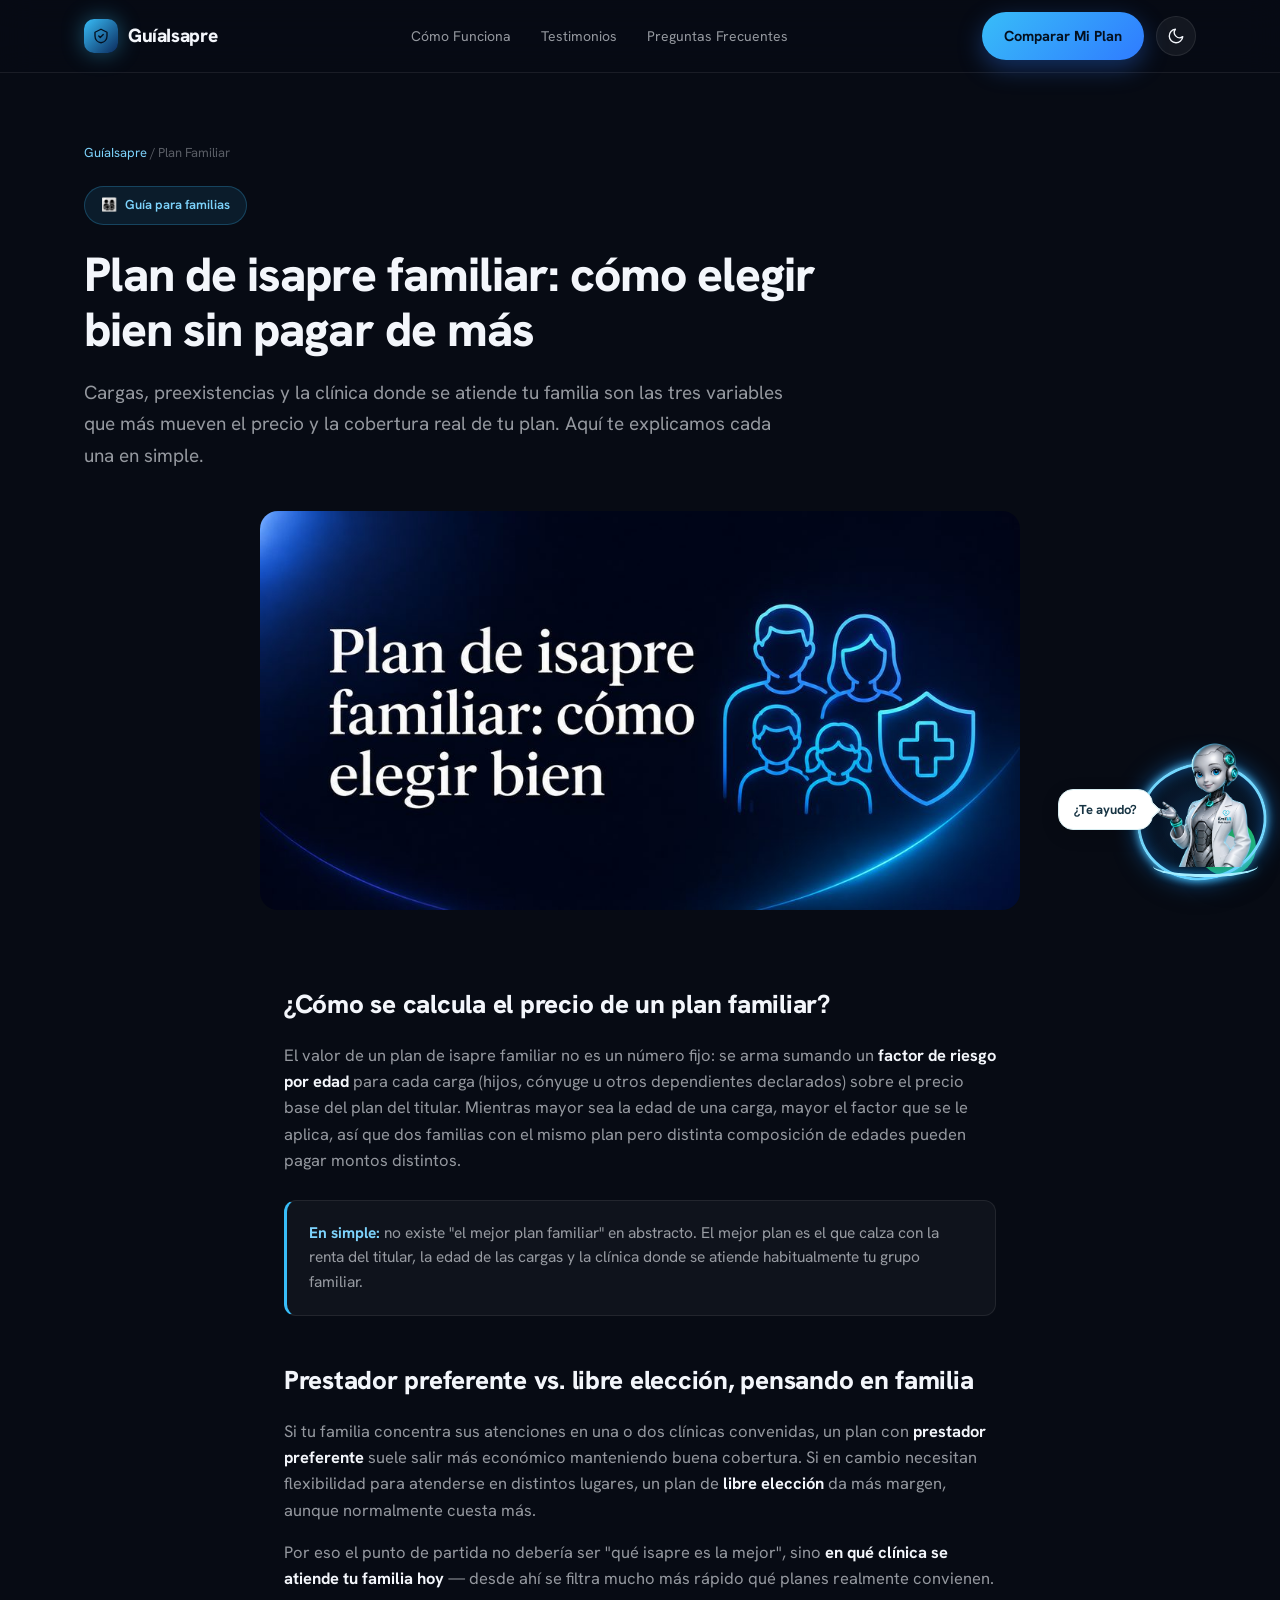
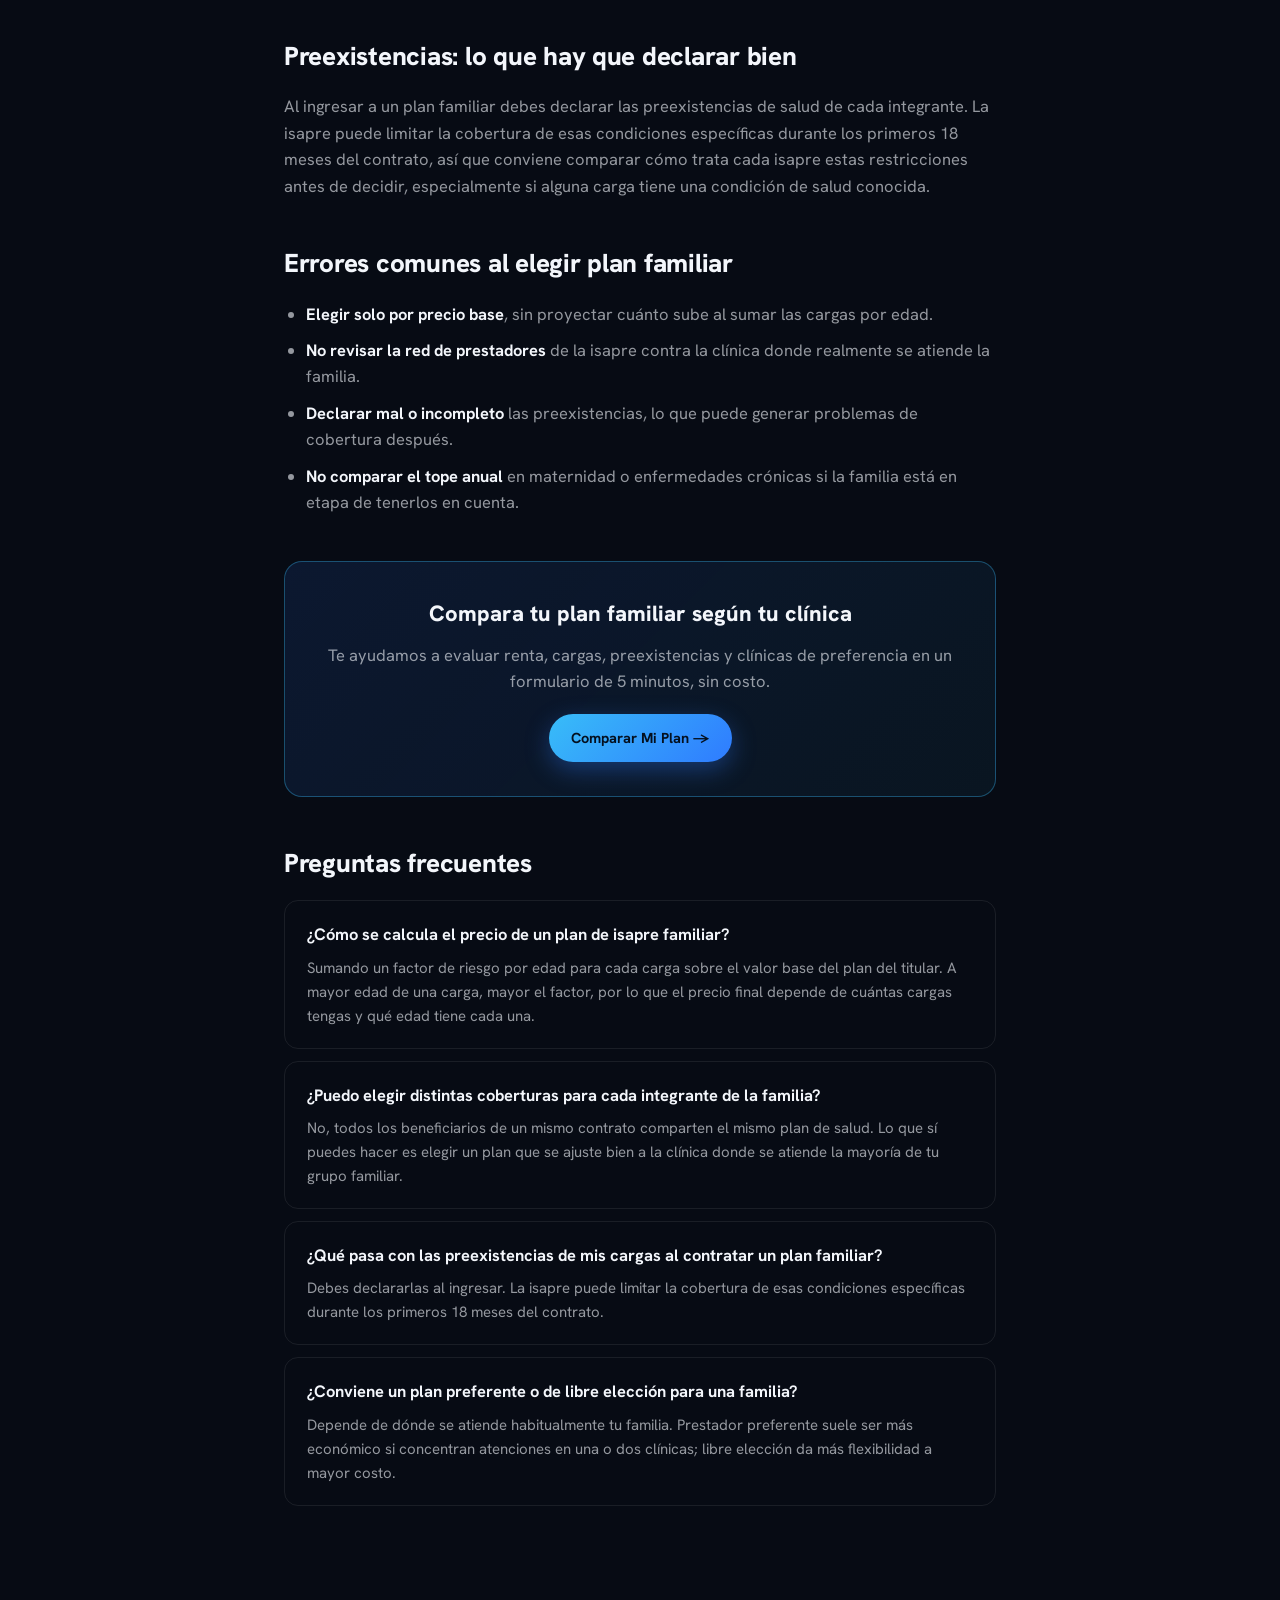
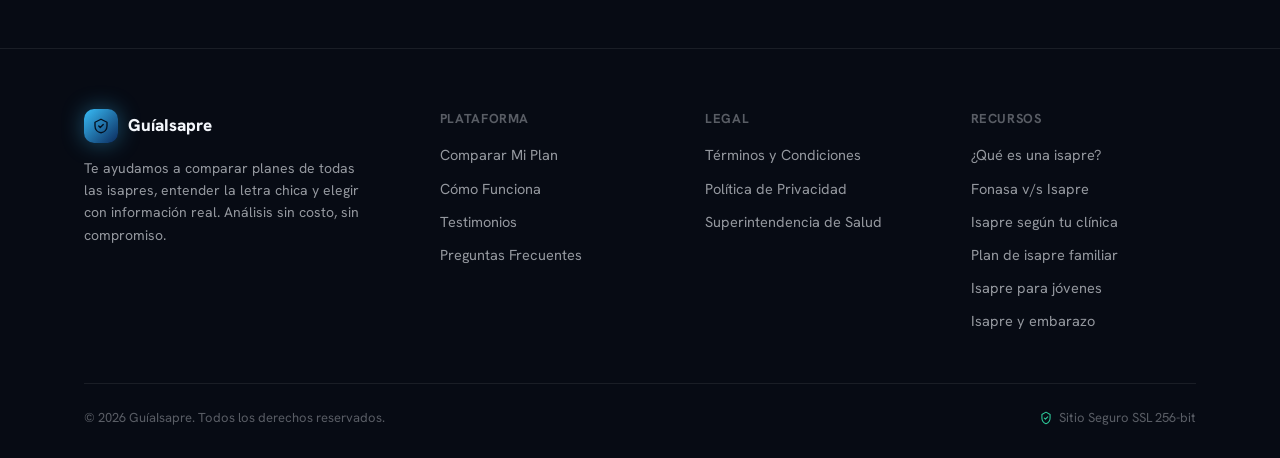
<file: plan-isapre-familiar.html>
<!DOCTYPE html>
<html lang="es">
<head>
<meta charset="UTF-8">
<meta name="viewport" content="width=device-width, initial-scale=1.0">
<meta name="description" content="Isapre para tu familia: cómo elegir el mejor plan según renta, cargas y la clínica donde se atiende cada miembro. Guía clara, sin letra chica.">
<title>Plan de Isapre Familiar — Cómo Elegir Bien | GuíaIsapre</title>
<link rel="preconnect" href="https://fonts.googleapis.com">
<link rel="preconnect" href="https://fonts.gstatic.com" crossorigin>
<link href="https://fonts.googleapis.com/css2?family=Hanken+Grotesk:wght@300;400;500;600;700;800;900&family=JetBrains+Mono:wght@400;500&display=swap" rel="stylesheet">
<script type="application/ld+json">
{
  "@context": "https://schema.org",
  "@type": "Article",
  "headline": "Plan de Isapre Familiar: Cómo Elegir el Mejor Según tu Clínica",
  "description": "Guía para elegir un plan de isapre familiar: cómo se calcula el precio por cargas, qué revisar según la clínica de preferencia y errores comunes al declarar preexistencias.",
  "author": { "@type": "Organization", "name": "GuíaIsapre" },
  "publisher": {
    "@type": "Organization",
    "name": "GuíaIsapre",
    "logo": { "@type": "ImageObject", "url": "https://guiaisapre.cl/favicon.png" }
  },
  "datePublished": "2026-07-13",
  "dateModified": "2026-07-13",
  "mainEntityOfPage": "https://guiaisapre.cl/plan-isapre-familiar.html"
}
</script>
<script type="application/ld+json">
{
  "@context": "https://schema.org",
  "@type": "FAQPage",
  "mainEntity": [
    {
      "@type": "Question",
      "name": "¿Cómo se calcula el precio de un plan de isapre familiar?",
      "acceptedAnswer": {
        "@type": "Answer",
        "text": "El plan familiar se calcula sumando un factor de riesgo por edad para cada carga (hijos, cónyuge u otros dependientes) sobre el valor base del plan del titular. A mayor edad de una carga, mayor es el factor, por lo que el precio final depende de cuántas cargas tengas y qué edad tiene cada una."
      }
    },
    {
      "@type": "Question",
      "name": "¿Puedo elegir distintas coberturas para cada integrante de la familia?",
      "acceptedAnswer": {
        "@type": "Answer",
        "text": "No, todos los beneficiarios de un mismo contrato de isapre comparten el mismo plan de salud. Lo que sí puedes hacer es elegir un plan que se ajuste bien a la clínica donde se atiende la mayoría de tu grupo familiar."
      }
    },
    {
      "@type": "Question",
      "name": "¿Qué pasa con las preexistencias de mis cargas al contratar un plan familiar?",
      "acceptedAnswer": {
        "@type": "Answer",
        "text": "Debes declarar las preexistencias de salud de cada integrante al momento de ingresar. La isapre puede limitar la cobertura de esas condiciones específicas durante los primeros 18 meses del contrato, por lo que conviene comparar cómo trata cada isapre estas restricciones antes de decidir."
      }
    },
    {
      "@type": "Question",
      "name": "¿Conviene un plan preferente o de libre elección para una familia?",
      "acceptedAnswer": {
        "@type": "Answer",
        "text": "Depende de dónde se atiende habitualmente tu familia. Un plan con prestador preferente suele ser más económico si tu grupo familiar concentra sus atenciones en una o dos clínicas convenidas. Un plan de libre elección da más flexibilidad pero normalmente tiene un costo mayor."
      }
    }
  ]
}
</script>
<style>
:root{
  --bg:#070B14; --bg2:#0B1424; --panel:rgba(255,255,255,0.035); --panel2:rgba(255,255,255,0.055);
  --border:rgba(255,255,255,0.08); --border-b:rgba(56,189,248,0.35);
  --blue:#2F7BFF; --blue2:#38BDF8; --blue3:#7DD3FC; --blue-deep:#0B2A5C;
  --mint:#2ECC9B; --amber:#FBBF6B; --red:#F87171;
  --text:#F3F6FB; --muted:rgba(243,246,251,0.6); --muted2:rgba(243,246,251,0.35);
  --max:1160px; --font:"Hanken Grotesk",sans-serif; --mono:"JetBrains Mono",monospace;
  --radius:18px;
}
body.light-theme{
  --bg:#FFFFFF; --bg2:#FFFFFF; --panel:rgba(11,20,36,0.03); --panel2:rgba(11,20,36,0.045);
  --border:rgba(11,20,36,0.09); --border-b:rgba(47,123,255,0.35);
  --text:#0B1424; --muted:rgba(30,64,120,.75); --muted2:rgba(30,64,120,.5);
}
*{margin:0;padding:0;box-sizing:border-box}
html{scroll-behavior:smooth}
body{background:var(--bg);color:var(--text);font-family:var(--font);line-height:1.6;overflow-x:hidden;-webkit-font-smoothing:antialiased}
.wrap{max-width:var(--max);margin:0 auto;padding:0 24px}
a{color:inherit;text-decoration:none}
[id]{scroll-margin-top:90px}
img,svg{display:block}
button{font-family:var(--font)}

/* NAV (idéntico al sitio) */
nav{position:sticky;top:0;z-index:50;backdrop-filter:blur(16px);background:rgba(7,11,20,.75);border-bottom:1px solid var(--border)}
body.light-theme nav{background:rgba(255,255,255,.85)}
.nav-inner{display:flex;align-items:center;justify-content:space-between;height:72px}
.logo{display:flex;align-items:center;gap:10px;font-weight:800;font-size:19px;letter-spacing:-.02em}
.logo-mark{width:34px;height:34px;border-radius:10px;background:linear-gradient(135deg,var(--blue2),var(--blue-deep));display:grid;place-items:center;box-shadow:0 0 22px rgba(56,189,248,.4)}
.logo-mark svg{width:18px;height:18px}
.nav-links{display:flex;align-items:center;gap:30px}
.nav-links a{font-size:14px;color:var(--muted);transition:color .2s}
.nav-links a:hover{color:var(--text)}
.nav-cta{display:flex;align-items:center;gap:12px}
.theme-toggle{width:40px;height:40px;border-radius:50%;border:1px solid var(--border);background:var(--panel2);color:var(--text);display:grid;place-items:center;cursor:pointer;transition:all .2s}
.theme-toggle:hover{border-color:var(--border-b)}
.theme-toggle svg{width:18px;height:18px}
.btn{display:inline-flex;align-items:center;gap:8px;font-weight:700;font-size:14.5px;border-radius:999px;padding:12px 22px;cursor:pointer;border:none;transition:all .2s;white-space:nowrap}
.btn-primary{background:linear-gradient(135deg,var(--blue2),var(--blue));color:#04101F;box-shadow:0 8px 24px rgba(47,123,255,.35)}
.btn-primary:hover{transform:translateY(-1px);box-shadow:0 10px 30px rgba(47,123,255,.5)}
@media(max-width:860px){.nav-links{display:none}}

/* ARTICLE */
.article-hero{padding:70px 0 30px}
.breadcrumb{font-size:13px;color:var(--muted2);margin-bottom:22px}
.breadcrumb a{color:var(--blue3)}
.badge{display:inline-flex;align-items:center;gap:8px;font-size:13px;font-weight:600;color:var(--blue3);background:rgba(56,189,248,.1);border:1px solid rgba(56,189,248,.25);padding:8px 16px;border-radius:999px;margin-bottom:22px}
h1{font-size:clamp(32px,4.4vw,48px);font-weight:800;line-height:1.15;letter-spacing:-.02em;margin-bottom:20px;max-width:820px}
.lead{font-size:19px;color:var(--muted);max-width:720px;margin-bottom:10px;line-height:1.65}
article{max-width:760px;margin:0 auto;padding:20px 24px 90px}
article h2{font-size:26px;font-weight:800;margin:44px 0 16px;letter-spacing:-.01em}
article p{font-size:16.5px;color:var(--muted);margin-bottom:16px}
article ul{margin:0 0 20px 22px;color:var(--muted)}
article li{margin-bottom:10px;font-size:16.5px}
article strong{color:var(--text)}
.callout{background:var(--panel);border:1px solid var(--border);border-left:3px solid var(--blue2);border-radius:12px;padding:20px 22px;margin:26px 0;font-size:15.5px;color:var(--muted)}
.callout strong{color:var(--blue3)}
.cta-box{background:linear-gradient(135deg,rgba(47,123,255,.12),rgba(56,189,248,.06));border:1px solid var(--border-b);border-radius:var(--radius);padding:34px;text-align:center;margin:46px 0}
.cta-box h3{font-size:22px;font-weight:800;margin-bottom:10px}
.cta-box p{color:var(--muted);margin-bottom:20px}
.faq-block{margin-top:10px}
.faq-item{border:1px solid var(--border);border-radius:14px;padding:20px 22px;margin-bottom:12px}
.faq-item h3{font-size:16.5px;font-weight:700;margin-bottom:8px}
.faq-item p{margin:0;font-size:15px}

/* FOOTER (idéntico al sitio) */
footer{border-top:1px solid var(--border);padding:60px 0 30px;margin-top:40px}
.footer-grid{display:grid;grid-template-columns:1.4fr 1fr 1fr 1fr;gap:40px;margin-bottom:40px}
.footer-brand{display:flex;align-items:center;gap:10px;font-weight:800;font-size:17px;margin-bottom:14px}
.footer-desc{font-size:14px;color:var(--muted);max-width:280px;line-height:1.6}
.footer-col h4{font-size:13px;text-transform:uppercase;letter-spacing:.05em;color:var(--muted2);margin-bottom:14px}
.footer-col a{display:block;font-size:14.5px;color:var(--muted);margin-bottom:10px;transition:color .2s}
.footer-col a:hover{color:var(--text)}
.footer-bottom{display:flex;justify-content:space-between;align-items:center;padding-top:24px;border-top:1px solid var(--border);font-size:13px;color:var(--muted2);flex-wrap:wrap;gap:12px}
.ssl-badge{display:flex;align-items:center;gap:6px}
@media(max-width:760px){.footer-grid{grid-template-columns:1fr 1fr;gap:30px}}
</style>
<!-- Google tag (gtag.js) -->
<script async src="https://www.googletagmanager.com/gtag/js?id=AW-18312060309"></script>
<script>
  window.dataLayer = window.dataLayer || [];
  function gtag(){dataLayer.push(arguments);}
  gtag('js', new Date());
  gtag('config', 'AW-18312060309');
</script>
<link rel="stylesheet" href="/emilia.css?v=20261104-3">
</head>
<body>

<nav>
  <div class="wrap nav-inner">
    <a href="index.html" class="logo">
      <div class="logo-mark">
        <svg viewBox="0 0 24 24" fill="none"><path d="M12 3L4 7v5c0 5 3.5 8.5 8 9 4.5-.5 8-4 8-9V7l-8-4z" stroke="#04101F" stroke-width="1.8" stroke-linejoin="round"/><path d="M9 12l2 2 4-4" stroke="#04101F" stroke-width="1.8" stroke-linecap="round" stroke-linejoin="round"/></svg>
      </div>
      GuíaIsapre
    </a>
    <div class="nav-links">
      <a href="index.html#como-funciona">Cómo Funciona</a>
      <a href="index.html#testimonios">Testimonios</a>
      <a href="index.html#faq">Preguntas Frecuentes</a>
    </div>
    <div class="nav-cta">
      <a href="index.html#formulario" class="btn btn-primary">Comparar Mi Plan</a>
      <button class="theme-toggle" id="themeToggle" aria-label="Cambiar tema" onclick="toggleTheme()">
        <svg id="iconMoon" viewBox="0 0 24 24" fill="none"><path d="M21 12.8A9 9 0 1 1 11.2 3 7 7 0 0 0 21 12.8z" stroke="currentColor" stroke-width="1.8" stroke-linecap="round" stroke-linejoin="round"/></svg>
        <svg id="iconSun" viewBox="0 0 24 24" fill="none" style="display:none"><circle cx="12" cy="12" r="4.5" stroke="currentColor" stroke-width="1.8"/><path d="M12 2v2.5M12 19.5V22M4.2 4.2l1.8 1.8M18 18l1.8 1.8M2 12h2.5M19.5 12H22M4.2 19.8L6 18M18 6l1.8-1.8" stroke="currentColor" stroke-width="1.8" stroke-linecap="round"/></svg>
      </button>
    </div>
  </div>
</nav>

<section class="article-hero">
  <div class="wrap">
    <div class="breadcrumb"><a href="index.html">GuíaIsapre</a> / Plan Familiar</div>
    <div class="badge"><span>👨‍👩‍👧‍👦</span> Guía para familias</div>
    <h1>Plan de isapre familiar: cómo elegir bien sin pagar de más</h1>
    <p class="lead">Cargas, preexistencias y la clínica donde se atiende tu familia son las tres variables que más mueven el precio y la cobertura real de tu plan. Aquí te explicamos cada una en simple.</p>
  </div>
</section>

<section>
  <div class="wrap">
    <img src="[data-uri]" alt="Plan de isapre familiar" style="width:100%;max-width:760px;margin:0 auto 10px;border-radius:18px;display:block">
  </div>
</section>

<article>

  <h2>¿Cómo se calcula el precio de un plan familiar?</h2>
  <p>El valor de un plan de isapre familiar no es un número fijo: se arma sumando un <strong>factor de riesgo por edad</strong> para cada carga (hijos, cónyuge u otros dependientes declarados) sobre el precio base del plan del titular. Mientras mayor sea la edad de una carga, mayor el factor que se le aplica, así que dos familias con el mismo plan pero distinta composición de edades pueden pagar montos distintos.</p>

  <div class="callout">
    <strong>En simple:</strong> no existe "el mejor plan familiar" en abstracto. El mejor plan es el que calza con la renta del titular, la edad de las cargas y la clínica donde se atiende habitualmente tu grupo familiar.
  </div>

  <h2>Prestador preferente vs. libre elección, pensando en familia</h2>
  <p>Si tu familia concentra sus atenciones en una o dos clínicas convenidas, un plan con <strong>prestador preferente</strong> suele salir más económico manteniendo buena cobertura. Si en cambio necesitan flexibilidad para atenderse en distintos lugares, un plan de <strong>libre elección</strong> da más margen, aunque normalmente cuesta más.</p>
  <p>Por eso el punto de partida no debería ser "qué isapre es la mejor", sino <strong>en qué clínica se atiende tu familia hoy</strong> — desde ahí se filtra mucho más rápido qué planes realmente convienen.</p>

  <h2>Preexistencias: lo que hay que declarar bien</h2>
  <p>Al ingresar a un plan familiar debes declarar las preexistencias de salud de cada integrante. La isapre puede limitar la cobertura de esas condiciones específicas durante los primeros 18 meses del contrato, así que conviene comparar cómo trata cada isapre estas restricciones antes de decidir, especialmente si alguna carga tiene una condición de salud conocida.</p>

  <h2>Errores comunes al elegir plan familiar</h2>
  <ul>
    <li><strong>Elegir solo por precio base</strong>, sin proyectar cuánto sube al sumar las cargas por edad.</li>
    <li><strong>No revisar la red de prestadores</strong> de la isapre contra la clínica donde realmente se atiende la familia.</li>
    <li><strong>Declarar mal o incompleto</strong> las preexistencias, lo que puede generar problemas de cobertura después.</li>
    <li><strong>No comparar el tope anual</strong> en maternidad o enfermedades crónicas si la familia está en etapa de tenerlos en cuenta.</li>
  </ul>

  <div class="cta-box">
    <h3>Compara tu plan familiar según tu clínica</h3>
    <p>Te ayudamos a evaluar renta, cargas, preexistencias y clínicas de preferencia en un formulario de 5 minutos, sin costo.</p>
    <a href="index.html#formulario" class="btn btn-primary">Comparar Mi Plan →</a>
  </div>

  <h2>Preguntas frecuentes</h2>
  <div class="faq-block">
    <div class="faq-item">
      <h3>¿Cómo se calcula el precio de un plan de isapre familiar?</h3>
      <p>Sumando un factor de riesgo por edad para cada carga sobre el valor base del plan del titular. A mayor edad de una carga, mayor el factor, por lo que el precio final depende de cuántas cargas tengas y qué edad tiene cada una.</p>
    </div>
    <div class="faq-item">
      <h3>¿Puedo elegir distintas coberturas para cada integrante de la familia?</h3>
      <p>No, todos los beneficiarios de un mismo contrato comparten el mismo plan de salud. Lo que sí puedes hacer es elegir un plan que se ajuste bien a la clínica donde se atiende la mayoría de tu grupo familiar.</p>
    </div>
    <div class="faq-item">
      <h3>¿Qué pasa con las preexistencias de mis cargas al contratar un plan familiar?</h3>
      <p>Debes declararlas al ingresar. La isapre puede limitar la cobertura de esas condiciones específicas durante los primeros 18 meses del contrato.</p>
    </div>
    <div class="faq-item">
      <h3>¿Conviene un plan preferente o de libre elección para una familia?</h3>
      <p>Depende de dónde se atiende habitualmente tu familia. Prestador preferente suele ser más económico si concentran atenciones en una o dos clínicas; libre elección da más flexibilidad a mayor costo.</p>
    </div>
  </div>

</article>

<footer>
  <div class="wrap">
    <div class="footer-grid">
      <div>
        <div class="footer-brand">
          <div class="logo-mark"><svg viewBox="0 0 24 24" fill="none" width="14" height="14"><path d="M12 3L4 7v5c0 5 3.5 8.5 8 9 4.5-.5 8-4 8-9V7l-8-4z" stroke="#04101F" stroke-width="1.8" stroke-linejoin="round"/><path d="M9 12l2 2 4-4" stroke="#04101F" stroke-width="1.8" stroke-linecap="round" stroke-linejoin="round"/></svg></div>
          GuíaIsapre
        </div>
        <p class="footer-desc">Te ayudamos a comparar planes de todas las isapres, entender la letra chica y elegir con información real. Análisis sin costo, sin compromiso.</p>
      </div>
      <div class="footer-col">
        <h4>Plataforma</h4>
        <a href="index.html#formulario">Comparar Mi Plan</a>
        <a href="index.html#como-funciona">Cómo Funciona</a>
        <a href="index.html#testimonios">Testimonios</a>
        <a href="index.html#faq">Preguntas Frecuentes</a>
      </div>
      <div class="footer-col">
        <h4>Legal</h4>
        <a href="terminos-y-condiciones.html">Términos y Condiciones</a>
        <a href="politica-privacidad.html">Política de Privacidad</a>
        <a href="https://www.supersalud.gob.cl" target="_blank">Superintendencia de Salud</a>
      </div>
      <div class="footer-col">
        <h4>Recursos</h4>
        <a href="que-es-una-isapre.html">¿Qué es una isapre?</a>
        <a href="fonasa-vs-isapre.html">Fonasa v/s Isapre</a>
        <a href="isapre-segun-clinica.html">Isapre según tu clínica</a>
        <a href="plan-isapre-familiar.html">Plan de isapre familiar</a>
        <a href="isapres-jovenes.html">Isapre para jóvenes</a>
        <a href="isapre-embarazadas.html">Isapre y embarazo</a>
      </div>
    </div>
    <div class="footer-bottom">
      <div>© 2026 GuíaIsapre. Todos los derechos reservados.</div>
      <div class="ssl-badge"><svg width="14" height="14" viewBox="0 0 24 24" fill="none"><path d="M12 2l7 4v6c0 5-3.5 8.5-7 10-3.5-1.5-7-5-7-10V6l7-4z" stroke="#2ECC9B" stroke-width="1.8" stroke-linejoin="round"/><path d="M9 12l2 2 4-4" stroke="#2ECC9B" stroke-width="1.8" stroke-linecap="round" stroke-linejoin="round"/></svg> Sitio Seguro SSL 256-bit</div>
    </div>
  </div>
</footer>

<a href="https://wa.me/56978289111?text=Hola%2C%20necesito%20cotizar%20mi%20plan%20de%20isapre" style="position:fixed;bottom:24px;right:24px;width:58px;height:58px;border-radius:50%;background:#25D366;display:grid;place-items:center;box-shadow:0 8px 24px rgba(0,0,0,.3);z-index:60" target="_blank">
  <svg viewBox="0 0 24 24" fill="#fff" width="28" height="28"><path d="M12 2C6.48 2 2 6.48 2 12c0 1.85.5 3.58 1.38 5.07L2 22l5.07-1.33C8.53 21.5 10.22 22 12 22c5.52 0 10-4.48 10-10S17.52 2 12 2zm5.2 14.2c-.22.62-1.28 1.18-1.77 1.24-.45.06-1.02.08-1.65-.1-.38-.11-.87-.27-1.5-.53-2.64-1.14-4.36-3.8-4.5-3.98-.13-.18-1.08-1.44-1.08-2.74s.68-1.94.92-2.2c.24-.26.53-.33.7-.33.18 0 .35 0 .5.01.16.01.38-.06.6.45.22.53.75 1.83.82 1.96.07.13.11.29.02.47-.09.18-.13.29-.26.44-.13.16-.28.35-.4.47-.13.13-.27.28-.12.55.16.26.7 1.16 1.51 1.88 1.04.93 1.91 1.22 2.18 1.36.27.13.42.11.58-.07.16-.18.68-.79.86-1.06.18-.27.36-.22.6-.13.24.09 1.53.72 1.79.85.27.13.44.2.5.31.07.11.07.62-.15 1.23z"/></svg>
</a>

<script>
function toggleTheme(){
  const isLight = document.body.classList.toggle('light-theme');
  document.getElementById('iconMoon').style.display = isLight ? 'none' : 'block';
  document.getElementById('iconSun').style.display = isLight ? 'block' : 'none';
  try{ localStorage.setItem('guiaisapre-theme', isLight ? 'light' : 'dark'); }catch(e){}
}
try{
  if(localStorage.getItem('guiaisapre-theme') === 'light'){
    document.body.classList.add('light-theme');
    document.getElementById('iconMoon').style.display = 'none';
    document.getElementById('iconSun').style.display = 'block';
  }
}catch(e){}
</script>

<script src="/emilia.js?v=20261104" defer></script>
<script src="/emilia-quote.js?v=20261104-6" defer></script></body>
</html>
</file>
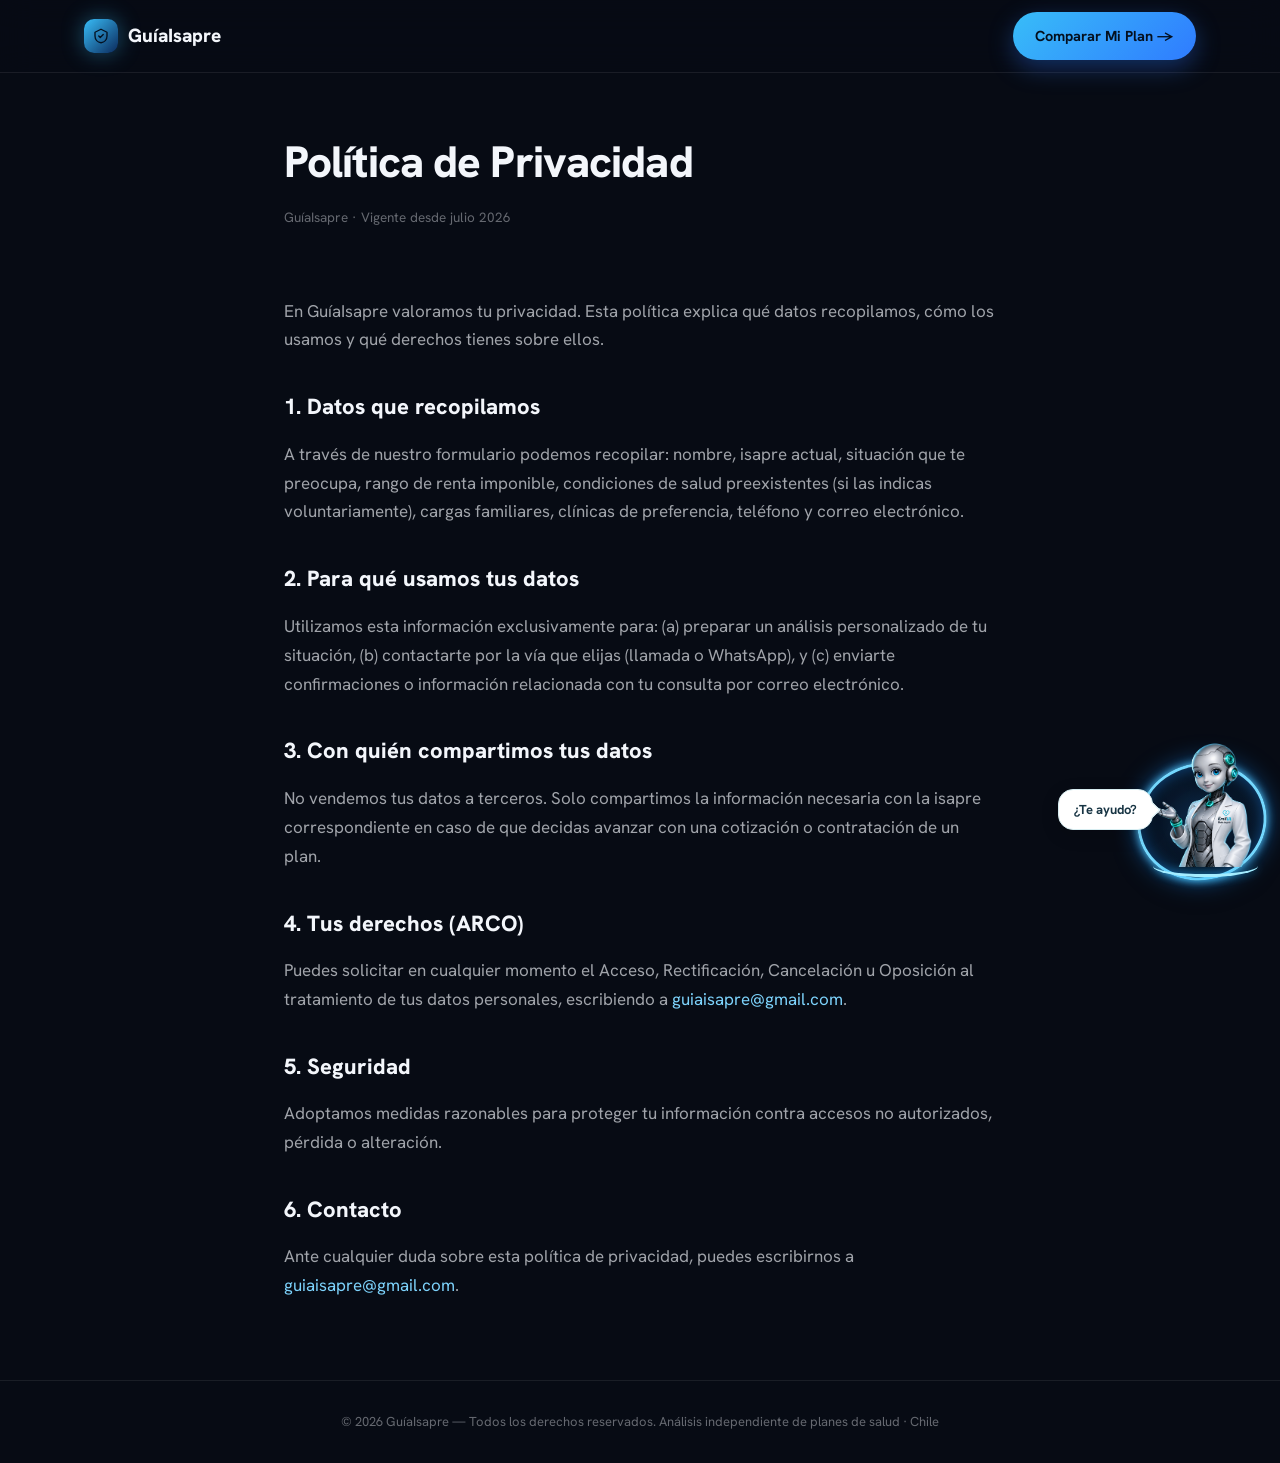
<file: politica-privacidad.html>
<!DOCTYPE html>
<html lang="es">
<head>
<meta charset="UTF-8">
<meta name="viewport" content="width=device-width, initial-scale=1.0">
<title>Política de Privacidad | GuíaIsapre</title>
<meta name="robots" content="noindex">
<link rel="preconnect" href="https://fonts.googleapis.com">
<link href="https://fonts.googleapis.com/css2?family=Hanken+Grotesk:wght@400;600;700;800&display=swap" rel="stylesheet">
<style>
:root{
  --bg:#070B14; --bg2:#0B1424; --panel:rgba(255,255,255,0.035); --panel2:rgba(255,255,255,0.055);
  --border:rgba(255,255,255,0.08); --border-b:rgba(56,189,248,0.35);
  --blue:#2F7BFF; --blue2:#38BDF8; --blue3:#7DD3FC;
  --mint:#2ECC9B;
  --text:#F3F6FB; --muted:rgba(243,246,251,0.65); --muted2:rgba(243,246,251,0.4);
  --font:"Hanken Grotesk",sans-serif; --max:760px;
}
*{margin:0;padding:0;box-sizing:border-box}
body{background:var(--bg);color:var(--text);font-family:var(--font);line-height:1.7;-webkit-font-smoothing:antialiased}
a{color:var(--blue3);text-decoration:none}
.wrap{max-width:var(--max);margin:0 auto;padding:0 24px}
nav{position:sticky;top:0;z-index:50;backdrop-filter:blur(16px);background:rgba(7,11,20,.8);border-bottom:1px solid var(--border)}
.nav-inner{max-width:1160px;margin:0 auto;padding:0 24px;display:flex;align-items:center;justify-content:space-between;height:72px}
.logo{display:flex;align-items:center;gap:10px;font-weight:800;font-size:19px}
.logo-mark{width:34px;height:34px;border-radius:10px;background:linear-gradient(135deg,var(--blue2),#0B2A5C);display:grid;place-items:center;box-shadow:0 0 22px rgba(56,189,248,.4)}
.btn-primary{display:inline-flex;align-items:center;gap:8px;font-weight:700;font-size:14.5px;border-radius:999px;padding:12px 22px;background:linear-gradient(135deg,var(--blue2),var(--blue));color:#04101F;box-shadow:0 8px 24px rgba(47,123,255,.35)}
.article-hero{padding:64px 0 32px}
.eyebrow{font-size:13px;font-weight:700;color:var(--blue3);text-transform:uppercase;letter-spacing:.08em;margin-bottom:14px}
h1{font-size:clamp(30px,4.4vw,44px);font-weight:800;letter-spacing:-.02em;line-height:1.15;margin-bottom:18px}
.meta{font-size:13.5px;color:var(--muted2);margin-bottom:36px}
article{padding-bottom:60px}
article p{color:var(--muted);font-size:17px;margin-bottom:20px}
article h2{font-size:22px;font-weight:800;margin:34px 0 14px}
.faq-section{border-top:1px solid var(--border);padding:40px 0 60px}
.faq-item{border-bottom:1px solid var(--border);padding:20px 0}
.faq-q{font-weight:700;font-size:16px;margin-bottom:8px}
.faq-a{color:var(--muted);font-size:15px}
.cta-box{background:var(--panel);border:1px solid var(--border-b);border-radius:18px;padding:28px;text-align:center;margin:40px 0}
.cta-box p{color:var(--muted);margin-bottom:18px}
footer{border-top:1px solid var(--border);padding:30px 0;font-size:13px;color:var(--muted2);text-align:center}
</style>
<link rel="stylesheet" href="/emilia.css?v=20261104-3">
</head>
<body>

<nav>
  <div class="nav-inner">
    <div class="logo"><div class="logo-mark"><svg viewBox="0 0 24 24" fill="none" width="18" height="18"><path d="M12 3L4 7v5c0 5 3.5 8.5 8 9 4.5-.5 8-4 8-9V7l-8-4z" stroke="#04101F" stroke-width="1.8" stroke-linejoin="round"/><path d="M9 12l2 2 4-4" stroke="#04101F" stroke-width="1.8" stroke-linecap="round" stroke-linejoin="round"/></svg></div>GuíaIsapre</div>
    <a href="guiaisapre.html#formulario" class="btn-primary">Comparar Mi Plan →</a>
  </div>
</nav>

<section class="article-hero">
  <div class="wrap">
    <h1>Política de Privacidad</h1>
    <div class="meta">GuíaIsapre · Vigente desde julio 2026</div>
  </div>
</section>
<article>
  <div class="wrap">
    
<p>En GuíaIsapre valoramos tu privacidad. Esta política explica qué datos recopilamos, cómo los usamos y qué derechos tienes sobre ellos.</p>

<h2>1. Datos que recopilamos</h2>
<p>A través de nuestro formulario podemos recopilar: nombre, isapre actual, situación que te preocupa, rango de renta imponible, condiciones de salud preexistentes (si las indicas voluntariamente), cargas familiares, clínicas de preferencia, teléfono y correo electrónico.</p>

<h2>2. Para qué usamos tus datos</h2>
<p>Utilizamos esta información exclusivamente para: (a) preparar un análisis personalizado de tu situación, (b) contactarte por la vía que elijas (llamada o WhatsApp), y (c) enviarte confirmaciones o información relacionada con tu consulta por correo electrónico.</p>

<h2>3. Con quién compartimos tus datos</h2>
<p>No vendemos tus datos a terceros. Solo compartimos la información necesaria con la isapre correspondiente en caso de que decidas avanzar con una cotización o contratación de un plan.</p>

<h2>4. Tus derechos (ARCO)</h2>
<p>Puedes solicitar en cualquier momento el Acceso, Rectificación, Cancelación u Oposición al tratamiento de tus datos personales, escribiendo a <a href="mailto:guiaisapre@gmail.com">guiaisapre@gmail.com</a>.</p>

<h2>5. Seguridad</h2>
<p>Adoptamos medidas razonables para proteger tu información contra accesos no autorizados, pérdida o alteración.</p>

<h2>6. Contacto</h2>
<p>Ante cualquier duda sobre esta política de privacidad, puedes escribirnos a <a href="mailto:guiaisapre@gmail.com">guiaisapre@gmail.com</a>.</p>

  </div>
</article>

<footer>
  <div class="wrap">© 2026 GuíaIsapre — Todos los derechos reservados. Análisis independiente de planes de salud · Chile</div>
</footer>

<script src="/emilia.js?v=20261104" defer></script>
<script src="/emilia-quote.js?v=20261104-6" defer></script></body>
</html>
</file>
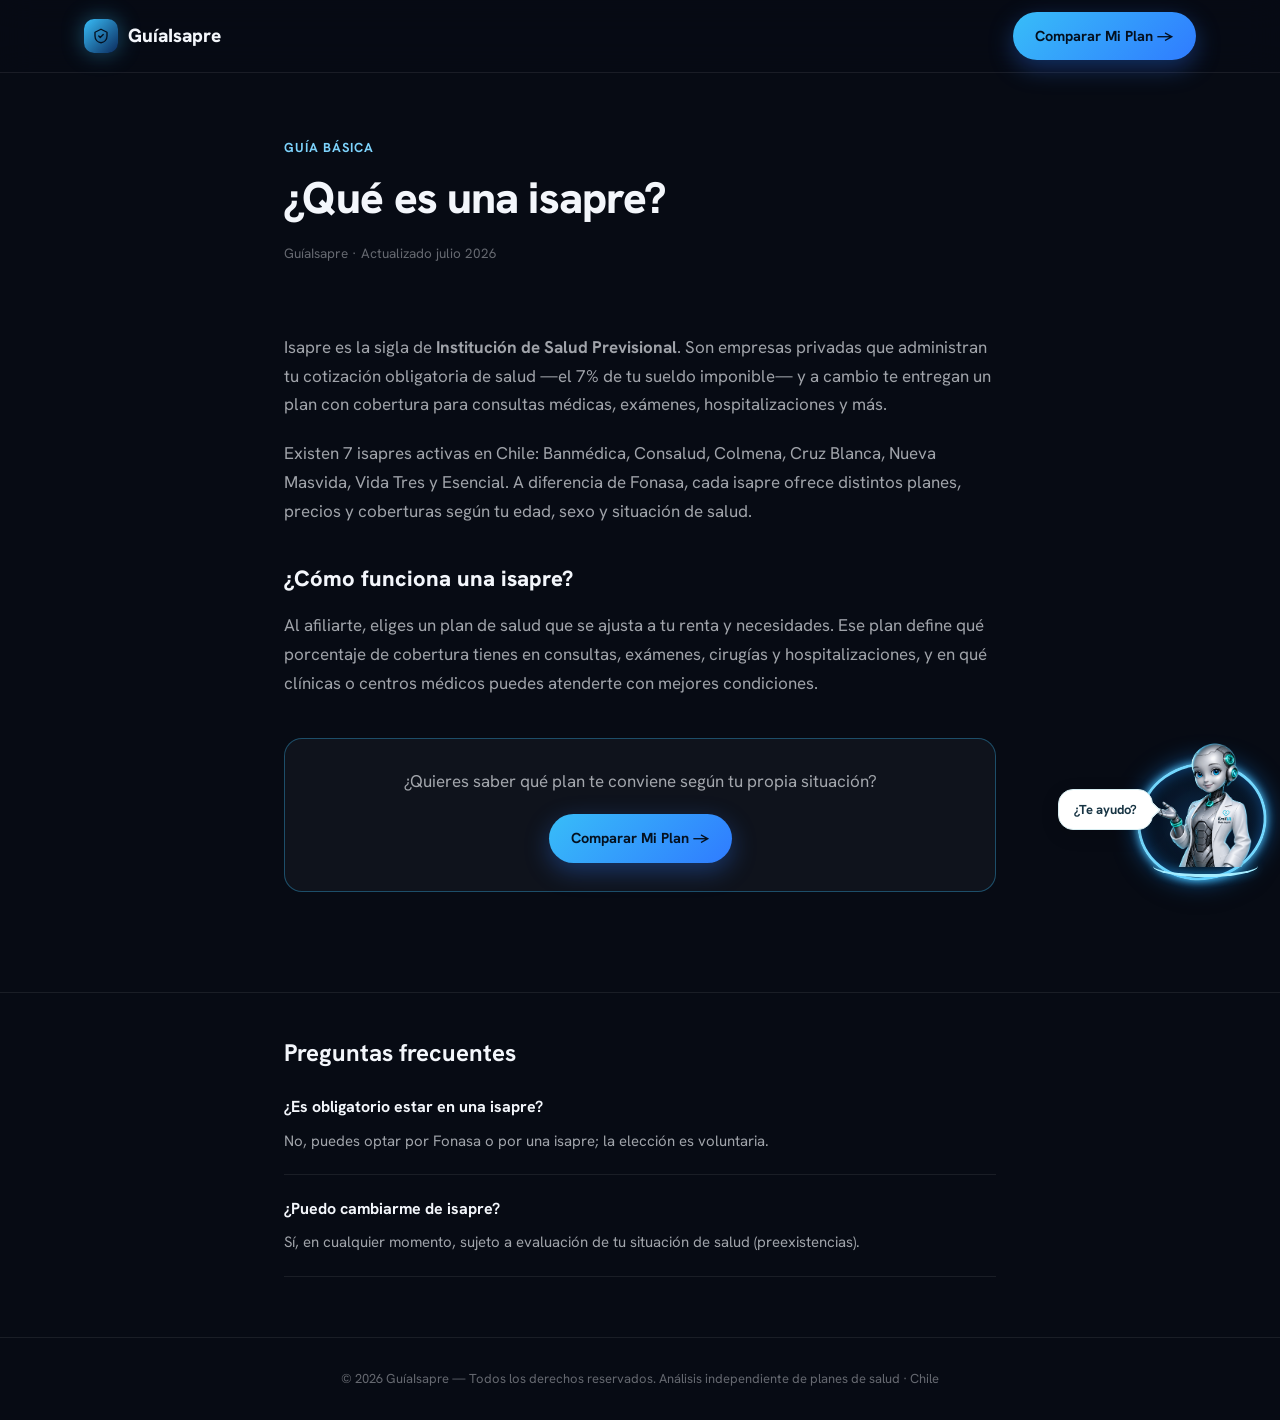
<file: que-es-una-isapre.html>
<!DOCTYPE html>
<html lang="es">
<head>
<meta charset="UTF-8">
<meta name="viewport" content="width=device-width, initial-scale=1.0">
<title>¿Qué es una isapre? | GuíaIsapre</title>
<meta name="description" content="Qué es una isapre, cómo funciona y cuáles son las 7 isapres activas en Chile en 2026.">
<link rel="preconnect" href="https://fonts.googleapis.com">
<link href="https://fonts.googleapis.com/css2?family=Hanken+Grotesk:wght@400;600;700;800&display=swap" rel="stylesheet">
<style>
:root{
  --bg:#070B14; --bg2:#0B1424; --panel:rgba(255,255,255,0.035); --panel2:rgba(255,255,255,0.055);
  --border:rgba(255,255,255,0.08); --border-b:rgba(56,189,248,0.35);
  --blue:#2F7BFF; --blue2:#38BDF8; --blue3:#7DD3FC;
  --mint:#2ECC9B;
  --text:#F3F6FB; --muted:rgba(243,246,251,0.65); --muted2:rgba(243,246,251,0.4);
  --font:"Hanken Grotesk",sans-serif; --max:760px;
}
*{margin:0;padding:0;box-sizing:border-box}
body{background:var(--bg);color:var(--text);font-family:var(--font);line-height:1.7;-webkit-font-smoothing:antialiased}
a{color:var(--blue3);text-decoration:none}
.wrap{max-width:var(--max);margin:0 auto;padding:0 24px}
nav{position:sticky;top:0;z-index:50;backdrop-filter:blur(16px);background:rgba(7,11,20,.8);border-bottom:1px solid var(--border)}
.nav-inner{max-width:1160px;margin:0 auto;padding:0 24px;display:flex;align-items:center;justify-content:space-between;height:72px}
.logo{display:flex;align-items:center;gap:10px;font-weight:800;font-size:19px}
.logo-mark{width:34px;height:34px;border-radius:10px;background:linear-gradient(135deg,var(--blue2),#0B2A5C);display:grid;place-items:center;box-shadow:0 0 22px rgba(56,189,248,.4)}
.btn-primary{display:inline-flex;align-items:center;gap:8px;font-weight:700;font-size:14.5px;border-radius:999px;padding:12px 22px;background:linear-gradient(135deg,var(--blue2),var(--blue));color:#04101F;box-shadow:0 8px 24px rgba(47,123,255,.35)}
.article-hero{padding:64px 0 32px}
.eyebrow{font-size:13px;font-weight:700;color:var(--blue3);text-transform:uppercase;letter-spacing:.08em;margin-bottom:14px}
h1{font-size:clamp(30px,4.4vw,44px);font-weight:800;letter-spacing:-.02em;line-height:1.15;margin-bottom:18px}
.meta{font-size:13.5px;color:var(--muted2);margin-bottom:36px}
article{padding-bottom:60px}
article p{color:var(--muted);font-size:17px;margin-bottom:20px}
article h2{font-size:22px;font-weight:800;margin:34px 0 14px}
.faq-section{border-top:1px solid var(--border);padding:40px 0 60px}
.faq-item{border-bottom:1px solid var(--border);padding:20px 0}
.faq-q{font-weight:700;font-size:16px;margin-bottom:8px}
.faq-a{color:var(--muted);font-size:15px}
.cta-box{background:var(--panel);border:1px solid var(--border-b);border-radius:18px;padding:28px;text-align:center;margin:40px 0}
.cta-box p{color:var(--muted);margin-bottom:18px}
footer{border-top:1px solid var(--border);padding:30px 0;font-size:13px;color:var(--muted2);text-align:center}
</style>
<script type="application/ld+json">{"@context": "https://schema.org", "@type": "Article", "headline": "¿Qué es una isapre?", "description": "Qué es una isapre, cómo funciona y cuáles son las 7 isapres activas en Chile en 2026.", "author": {"@type": "Organization", "name": "GuíaIsapre"}, "publisher": {"@type": "Organization", "name": "GuíaIsapre"}, "datePublished": "2026-07-09", "dateModified": "2026-07-09"}</script>
<script type="application/ld+json">{"@context": "https://schema.org", "@type": "FAQPage", "mainEntity": [{"@type": "Question", "name": "¿Es obligatorio estar en una isapre?", "acceptedAnswer": {"@type": "Answer", "text": "No, puedes optar por Fonasa o por una isapre; la elección es voluntaria."}}, {"@type": "Question", "name": "¿Puedo cambiarme de isapre?", "acceptedAnswer": {"@type": "Answer", "text": "Sí, en cualquier momento, sujeto a evaluación de tu situación de salud (preexistencias)."}}]}</script>
<!-- Google tag (gtag.js) -->
<script async src="https://www.googletagmanager.com/gtag/js?id=AW-18312060309"></script>
<script>
  window.dataLayer = window.dataLayer || [];
  function gtag(){dataLayer.push(arguments);}
  gtag('js', new Date());
  gtag('config', 'AW-18312060309');
</script>
<link rel="stylesheet" href="/emilia.css?v=20261104-3">
</head>
<body>

<nav>
  <div class="nav-inner">
    <div class="logo"><div class="logo-mark"><svg viewBox="0 0 24 24" fill="none" width="18" height="18"><path d="M12 3L4 7v5c0 5 3.5 8.5 8 9 4.5-.5 8-4 8-9V7l-8-4z" stroke="#04101F" stroke-width="1.8" stroke-linejoin="round"/><path d="M9 12l2 2 4-4" stroke="#04101F" stroke-width="1.8" stroke-linecap="round" stroke-linejoin="round"/></svg></div>GuíaIsapre</div>
    <a href="guiaisapre.html#formulario" class="btn-primary">Comparar Mi Plan →</a>
  </div>
</nav>

<section class="article-hero">
  <div class="wrap">
    <div class="eyebrow">Guía básica</div>
    <h1>¿Qué es una isapre?</h1>
    <div class="meta">GuíaIsapre · Actualizado julio 2026</div>
  </div>
</section>
<article>
  <div class="wrap">
    
<p>Isapre es la sigla de <strong>Institución de Salud Previsional</strong>. Son empresas privadas que administran tu cotización obligatoria de salud —el 7% de tu sueldo imponible— y a cambio te entregan un plan con cobertura para consultas médicas, exámenes, hospitalizaciones y más.</p>
<p>Existen 7 isapres activas en Chile: Banmédica, Consalud, Colmena, Cruz Blanca, Nueva Masvida, Vida Tres y Esencial. A diferencia de Fonasa, cada isapre ofrece distintos planes, precios y coberturas según tu edad, sexo y situación de salud.</p>
<h2>¿Cómo funciona una isapre?</h2>
<p>Al afiliarte, eliges un plan de salud que se ajusta a tu renta y necesidades. Ese plan define qué porcentaje de cobertura tienes en consultas, exámenes, cirugías y hospitalizaciones, y en qué clínicas o centros médicos puedes atenderte con mejores condiciones.</p>

    <div class="cta-box">
      <p>¿Quieres saber qué plan te conviene según tu propia situación?</p>
      <a href="guiaisapre.html#formulario" class="btn-primary">Comparar Mi Plan →</a>
    </div>
  </div>
</article>
<section class="faq-section">
  <div class="wrap">
    <h2 style="margin-top:0">Preguntas frecuentes</h2>
    <div class="faq-item"><div class="faq-q">¿Es obligatorio estar en una isapre?</div><div class="faq-a">No, puedes optar por Fonasa o por una isapre; la elección es voluntaria.</div></div>
<div class="faq-item"><div class="faq-q">¿Puedo cambiarme de isapre?</div><div class="faq-a">Sí, en cualquier momento, sujeto a evaluación de tu situación de salud (preexistencias).</div></div>
  </div>
</section>

<footer>
  <div class="wrap">© 2026 GuíaIsapre — Todos los derechos reservados. Análisis independiente de planes de salud · Chile</div>
</footer>

<script src="/emilia.js?v=20261104" defer></script>
<script src="/emilia-quote.js?v=20261104-6" defer></script></body>
</html>
</file>
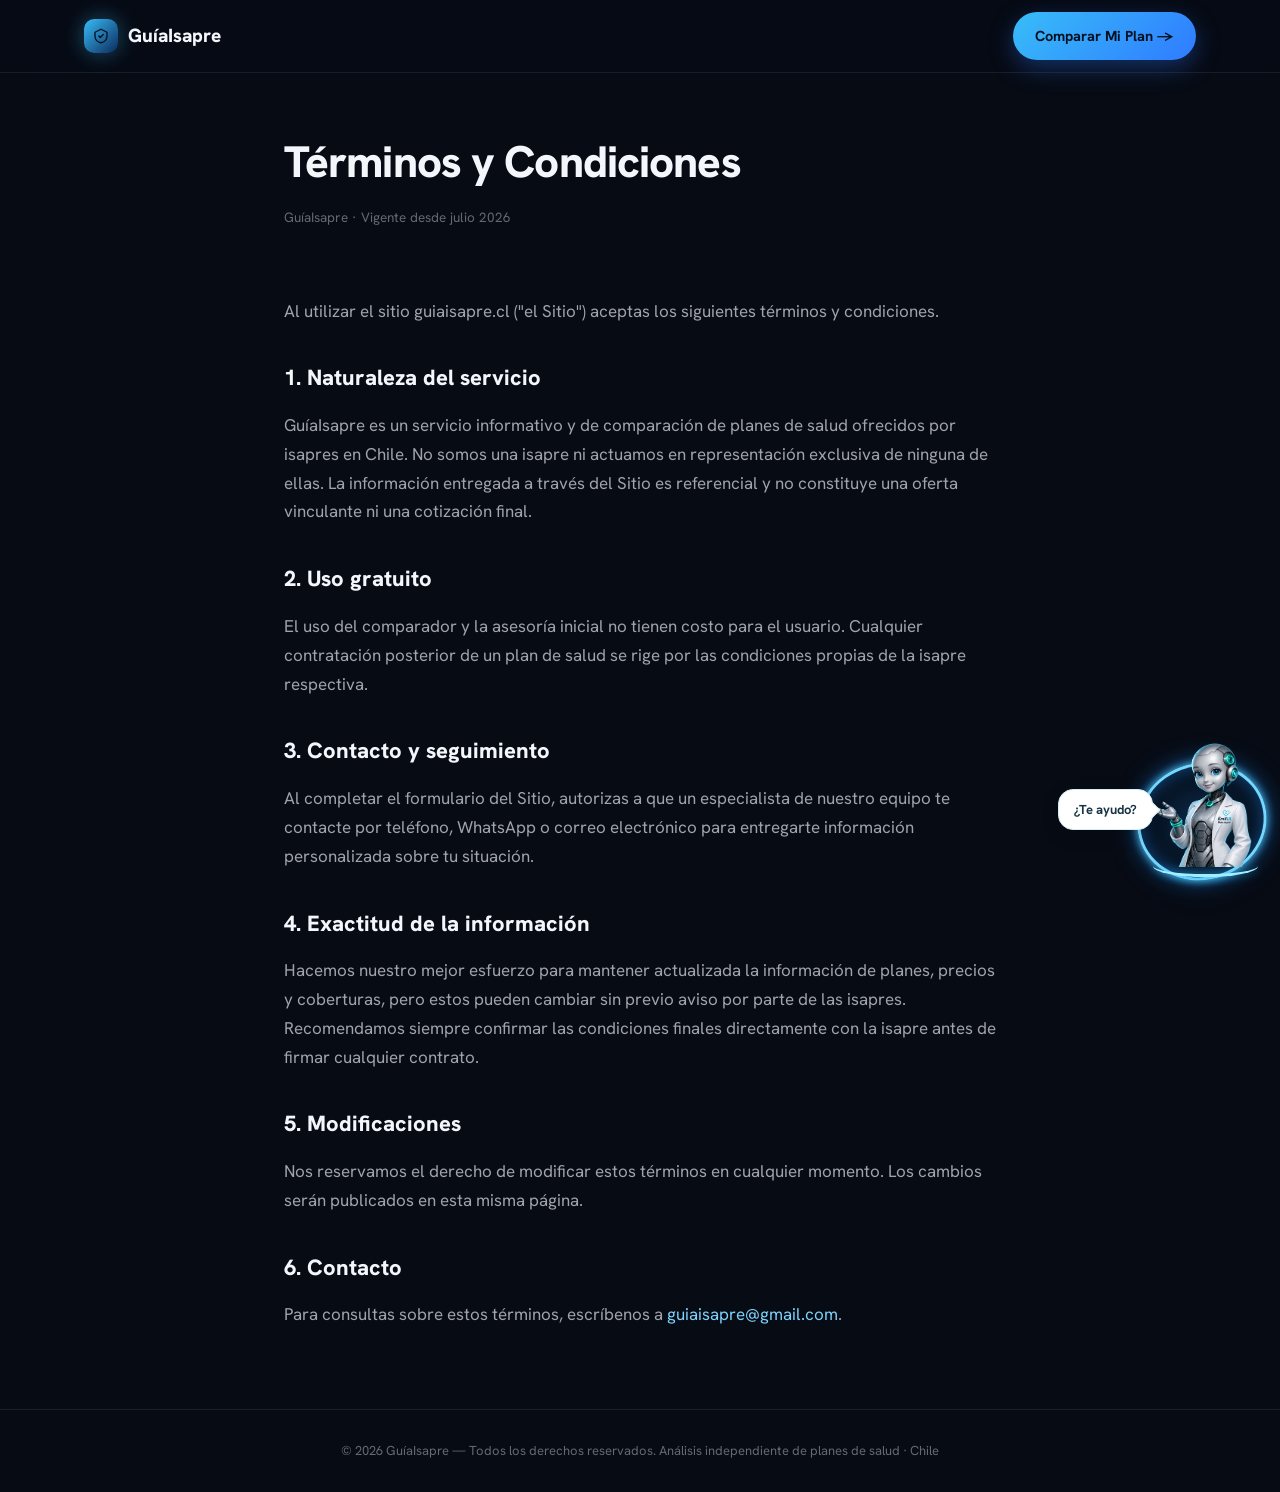
<file: terminos-y-condiciones.html>
<!DOCTYPE html>
<html lang="es">
<head>
<meta charset="UTF-8">
<meta name="viewport" content="width=device-width, initial-scale=1.0">
<title>Términos y Condiciones | GuíaIsapre</title>
<meta name="robots" content="noindex">
<link rel="preconnect" href="https://fonts.googleapis.com">
<link href="https://fonts.googleapis.com/css2?family=Hanken+Grotesk:wght@400;600;700;800&display=swap" rel="stylesheet">
<style>
:root{
  --bg:#070B14; --bg2:#0B1424; --panel:rgba(255,255,255,0.035); --panel2:rgba(255,255,255,0.055);
  --border:rgba(255,255,255,0.08); --border-b:rgba(56,189,248,0.35);
  --blue:#2F7BFF; --blue2:#38BDF8; --blue3:#7DD3FC;
  --mint:#2ECC9B;
  --text:#F3F6FB; --muted:rgba(243,246,251,0.65); --muted2:rgba(243,246,251,0.4);
  --font:"Hanken Grotesk",sans-serif; --max:760px;
}
*{margin:0;padding:0;box-sizing:border-box}
body{background:var(--bg);color:var(--text);font-family:var(--font);line-height:1.7;-webkit-font-smoothing:antialiased}
a{color:var(--blue3);text-decoration:none}
.wrap{max-width:var(--max);margin:0 auto;padding:0 24px}
nav{position:sticky;top:0;z-index:50;backdrop-filter:blur(16px);background:rgba(7,11,20,.8);border-bottom:1px solid var(--border)}
.nav-inner{max-width:1160px;margin:0 auto;padding:0 24px;display:flex;align-items:center;justify-content:space-between;height:72px}
.logo{display:flex;align-items:center;gap:10px;font-weight:800;font-size:19px}
.logo-mark{width:34px;height:34px;border-radius:10px;background:linear-gradient(135deg,var(--blue2),#0B2A5C);display:grid;place-items:center;box-shadow:0 0 22px rgba(56,189,248,.4)}
.btn-primary{display:inline-flex;align-items:center;gap:8px;font-weight:700;font-size:14.5px;border-radius:999px;padding:12px 22px;background:linear-gradient(135deg,var(--blue2),var(--blue));color:#04101F;box-shadow:0 8px 24px rgba(47,123,255,.35)}
.article-hero{padding:64px 0 32px}
.eyebrow{font-size:13px;font-weight:700;color:var(--blue3);text-transform:uppercase;letter-spacing:.08em;margin-bottom:14px}
h1{font-size:clamp(30px,4.4vw,44px);font-weight:800;letter-spacing:-.02em;line-height:1.15;margin-bottom:18px}
.meta{font-size:13.5px;color:var(--muted2);margin-bottom:36px}
article{padding-bottom:60px}
article p{color:var(--muted);font-size:17px;margin-bottom:20px}
article h2{font-size:22px;font-weight:800;margin:34px 0 14px}
.faq-section{border-top:1px solid var(--border);padding:40px 0 60px}
.faq-item{border-bottom:1px solid var(--border);padding:20px 0}
.faq-q{font-weight:700;font-size:16px;margin-bottom:8px}
.faq-a{color:var(--muted);font-size:15px}
.cta-box{background:var(--panel);border:1px solid var(--border-b);border-radius:18px;padding:28px;text-align:center;margin:40px 0}
.cta-box p{color:var(--muted);margin-bottom:18px}
footer{border-top:1px solid var(--border);padding:30px 0;font-size:13px;color:var(--muted2);text-align:center}
</style>
<link rel="stylesheet" href="/emilia.css?v=20261104-3">
</head>
<body>

<nav>
  <div class="nav-inner">
    <div class="logo"><div class="logo-mark"><svg viewBox="0 0 24 24" fill="none" width="18" height="18"><path d="M12 3L4 7v5c0 5 3.5 8.5 8 9 4.5-.5 8-4 8-9V7l-8-4z" stroke="#04101F" stroke-width="1.8" stroke-linejoin="round"/><path d="M9 12l2 2 4-4" stroke="#04101F" stroke-width="1.8" stroke-linecap="round" stroke-linejoin="round"/></svg></div>GuíaIsapre</div>
    <a href="guiaisapre.html#formulario" class="btn-primary">Comparar Mi Plan →</a>
  </div>
</nav>

<section class="article-hero">
  <div class="wrap">
    <h1>Términos y Condiciones</h1>
    <div class="meta">GuíaIsapre · Vigente desde julio 2026</div>
  </div>
</section>
<article>
  <div class="wrap">
    
<p>Al utilizar el sitio guiaisapre.cl ("el Sitio") aceptas los siguientes términos y condiciones.</p>

<h2>1. Naturaleza del servicio</h2>
<p>GuíaIsapre es un servicio informativo y de comparación de planes de salud ofrecidos por isapres en Chile. No somos una isapre ni actuamos en representación exclusiva de ninguna de ellas. La información entregada a través del Sitio es referencial y no constituye una oferta vinculante ni una cotización final.</p>

<h2>2. Uso gratuito</h2>
<p>El uso del comparador y la asesoría inicial no tienen costo para el usuario. Cualquier contratación posterior de un plan de salud se rige por las condiciones propias de la isapre respectiva.</p>

<h2>3. Contacto y seguimiento</h2>
<p>Al completar el formulario del Sitio, autorizas a que un especialista de nuestro equipo te contacte por teléfono, WhatsApp o correo electrónico para entregarte información personalizada sobre tu situación.</p>

<h2>4. Exactitud de la información</h2>
<p>Hacemos nuestro mejor esfuerzo para mantener actualizada la información de planes, precios y coberturas, pero estos pueden cambiar sin previo aviso por parte de las isapres. Recomendamos siempre confirmar las condiciones finales directamente con la isapre antes de firmar cualquier contrato.</p>

<h2>5. Modificaciones</h2>
<p>Nos reservamos el derecho de modificar estos términos en cualquier momento. Los cambios serán publicados en esta misma página.</p>

<h2>6. Contacto</h2>
<p>Para consultas sobre estos términos, escríbenos a <a href="mailto:guiaisapre@gmail.com">guiaisapre@gmail.com</a>.</p>

  </div>
</article>

<footer>
  <div class="wrap">© 2026 GuíaIsapre — Todos los derechos reservados. Análisis independiente de planes de salud · Chile</div>
</footer>

<script src="/emilia.js?v=20261104" defer></script>
<script src="/emilia-quote.js?v=20261104-6" defer></script></body>
</html>
</file>
<file: emilia.css>
.advisor{position:fixed;right:22px;bottom:22px;z-index:1000;font-family:inherit}.advisor-avatar{display:block;width:48px;height:48px;flex-shrink:0}.advisor-avatar svg{width:100%;height:100%}.advisor-launch{display:flex;align-items:center;gap:10px;padding:7px 18px 7px 7px;border:1px solid #8df5ff;border-radius:50px;background:#00c8be;color:#09232e;font:700 15px inherit;cursor:pointer;box-shadow:0 8px 28px #0005}.advisor-panel{width:340px;max-width:calc(100vw - 32px);margin-bottom:12px;border:1px solid #6ce7f0;border-radius:22px;background:#f4fdff;color:#173443;box-shadow:0 16px 55px #0006;overflow:hidden}.advisor-panel[hidden]{display:none}.advisor-panel header{display:flex;align-items:center;gap:10px;padding:16px;background:linear-gradient(120deg,#b8f5ff,#e6fcff)}.advisor-panel strong{display:block;font-size:16px}.advisor-panel small{display:block;font-size:12px;line-height:1.5}.advisor-close{margin-left:auto;background:transparent;border:0;font-size:27px;color:#173443;cursor:pointer}.advisor-content{padding:18px;max-height:60vh;overflow:auto}.advisor-content p{font-size:14px;line-height:1.65;margin:0 0 16px}.advisor-content button,.advisor-content a{display:block;width:100%;margin-bottom:9px;padding:12px;border:1px solid #b6e9ef;border-radius:12px;background:white;color:#173443;text-align:left;font-size:14px;font-weight:600;text-decoration:none;cursor:pointer}.advisor-content button:hover,.advisor-content a:hover{background:#d7faff}.advisor-content small{margin-top:12px;color:#526e7a}.advisor button:focus-visible,.advisor a:focus-visible{outline:3px solid #087f9e;outline-offset:3px}#contacto{scroll-margin-top:110px}@media(max-width:560px){.advisor{right:12px;bottom:12px}.advisor-avatar{width:42px;height:42px}.advisor-panel{width:320px}.advisor-launch{font-size:14px}}

.advisor-avatar img{width:100%;height:100%;object-fit:contain;transform:scale(1.35)}
.advisor-launch .advisor-avatar{width:66px;height:76px}
.advisor-panel .advisor-avatar{width:52px;height:60px}

/* Plancho flotando, sin cápsula detrás */
.advisor-launch{position:relative;padding:0;border:0;border-radius:0;background:transparent;box-shadow:none;gap:4px;align-items:center;color:#173443}
.advisor-launch .advisor-avatar{width:100px;height:126px;filter:drop-shadow(0 7px 8px rgba(0,0,0,.22));animation:planchoFloat 4s ease-in-out infinite}
.advisor-launch .advisor-avatar img{transform:scale(1.75);pointer-events:none}
.advisor-launch>span:last-child{position:absolute;right:96px;bottom:48px;white-space:nowrap;background:#fff;border:1px solid #d7edf1;border-radius:15px;padding:11px 15px;font-size:13px;font-weight:700;box-shadow:0 5px 18px rgba(0,0,0,.15)}
.advisor-launch>span:last-child::after{content:'';position:absolute;right:-6px;top:50%;width:10px;height:10px;transform:translateY(-50%) rotate(45deg);background:#fff;border-top:1px solid #d7edf1;border-right:1px solid #d7edf1}
.advisor-panel{position:absolute;right:0;bottom:140px;margin-bottom:0}
@keyframes planchoFloat{0%,100%{transform:translateY(0)}50%{transform:translateY(-7px)}}
@media(max-width:560px){.advisor-launch .advisor-avatar{width:80px;height:104px}.advisor-launch>span:last-child{right:76px;bottom:38px;padding:9px 12px}.advisor-panel{bottom:118px}}
@media(prefers-reduced-motion:reduce){.advisor-launch .advisor-avatar{animation:none}}


/* EmilIA: avatar completo dentro de la pantalla. */
.advisor{isolation:isolate}.advisor,.advisor *{box-sizing:border-box}.advisor button{font-family:inherit}
.advisor-launch .advisor-avatar{width:112px;height:148px}
.advisor-launch .advisor-avatar img,.advisor-panel .advisor-avatar img{transform:none;object-fit:contain}
.advisor-launch>span:last-child{right:105px}.advisor-panel{padding:0;bottom:160px;max-height:calc(100dvh - 185px)}
.wa-float{left:24px;right:auto}
.advisor-content{max-height:min(52dvh,460px);overscroll-behavior:contain}.advisor-content button{min-height:44px}
#formulario{scroll-margin-top:100px}
@media(max-width:560px){.advisor-launch .advisor-avatar{width:86px;height:114px}.advisor-launch>span:last-child{right:80px}.advisor-panel{bottom:125px;max-height:calc(100dvh - 150px)}.advisor-content{max-height:calc(100dvh - 255px)}}
/* Portal azul de EmilIA */
.advisor-launch .advisor-avatar{position:relative;isolation:isolate}
.advisor-launch .advisor-avatar::before{content:'';position:absolute;z-index:-1;inset:22% -8% -1%;border:3px solid #73d8ff;border-radius:50%;transform:rotate(-15deg);background:radial-gradient(ellipse,rgba(24,143,255,.26),rgba(24,143,255,.02) 68%);box-shadow:0 0 9px #54cbff,0 0 24px #198fff99,inset 0 0 18px #198fff88;pointer-events:none}
.advisor-launch .advisor-avatar::after{content:'';position:absolute;left:6%;right:0;bottom:1%;height:13%;border-bottom:3px solid #a4edff;border-radius:50%;filter:drop-shadow(0 0 5px #24b8ff);pointer-events:none}
.advisor-content [hidden]{display:none!important}
.emilia-quote label{display:block;font-size:14px;line-height:1.5;font-weight:600;margin:12px 0 8px}
.emilia-quote input:not([type=checkbox]),.emilia-quote select{width:100%;min-height:46px;padding:11px;border:1px solid #76bdcf;border-radius:10px;background:white;color:#173443;font:inherit;margin-bottom:14px}
.emilia-quote input:focus-visible,.emilia-quote select:focus-visible{outline:3px solid #087f9e;outline-offset:2px}
.emilia-quote dl{font-size:13px;line-height:1.5;margin:14px 0}.emilia-quote dt{font-weight:700;margin-top:9px}.emilia-quote dd{margin:2px 0 0;overflow-wrap:anywhere}
.emilia-quote .emilia-consent{font-size:12px;font-weight:400}.emilia-consent input{width:18px;height:18px;vertical-align:middle;margin-right:7px}
.emilia-quote .emilia-error{color:#94312c;font-size:13px}.emilia-quote button:disabled{opacity:.6;cursor:wait}
</file>
